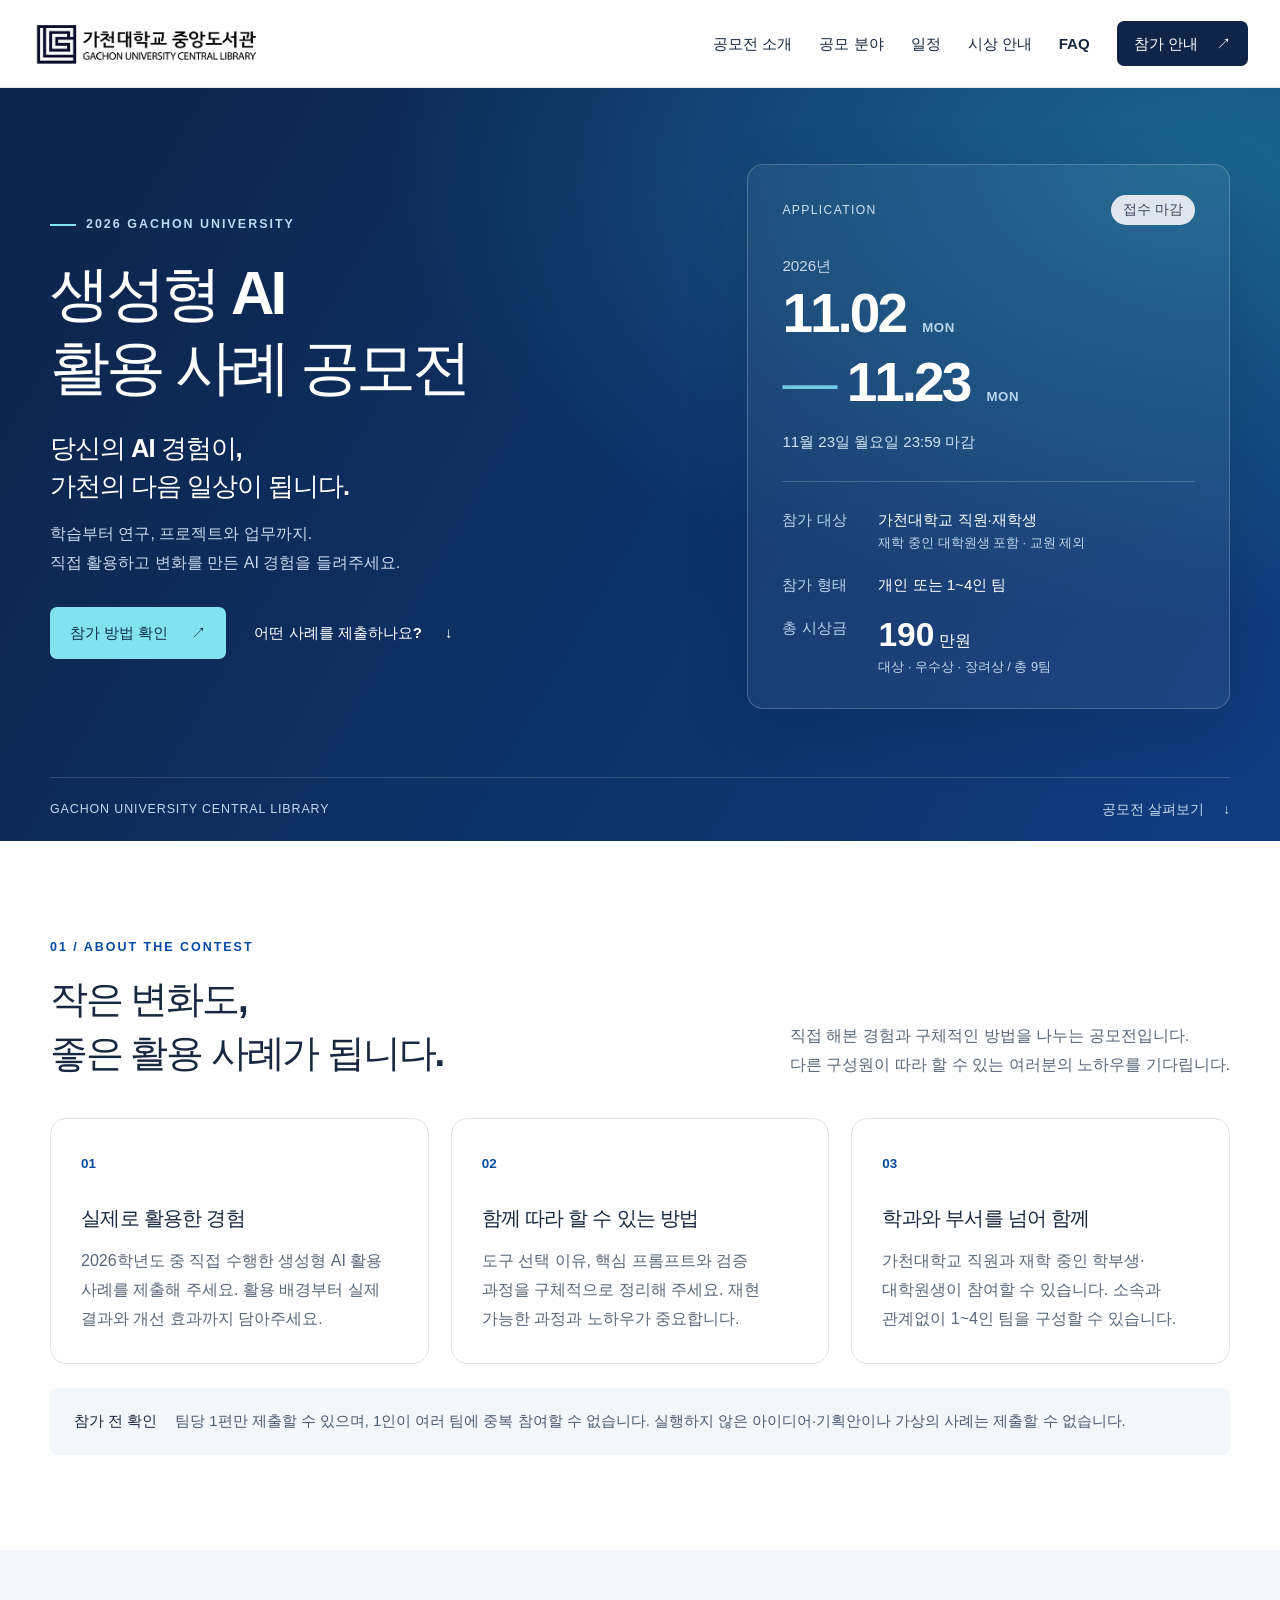
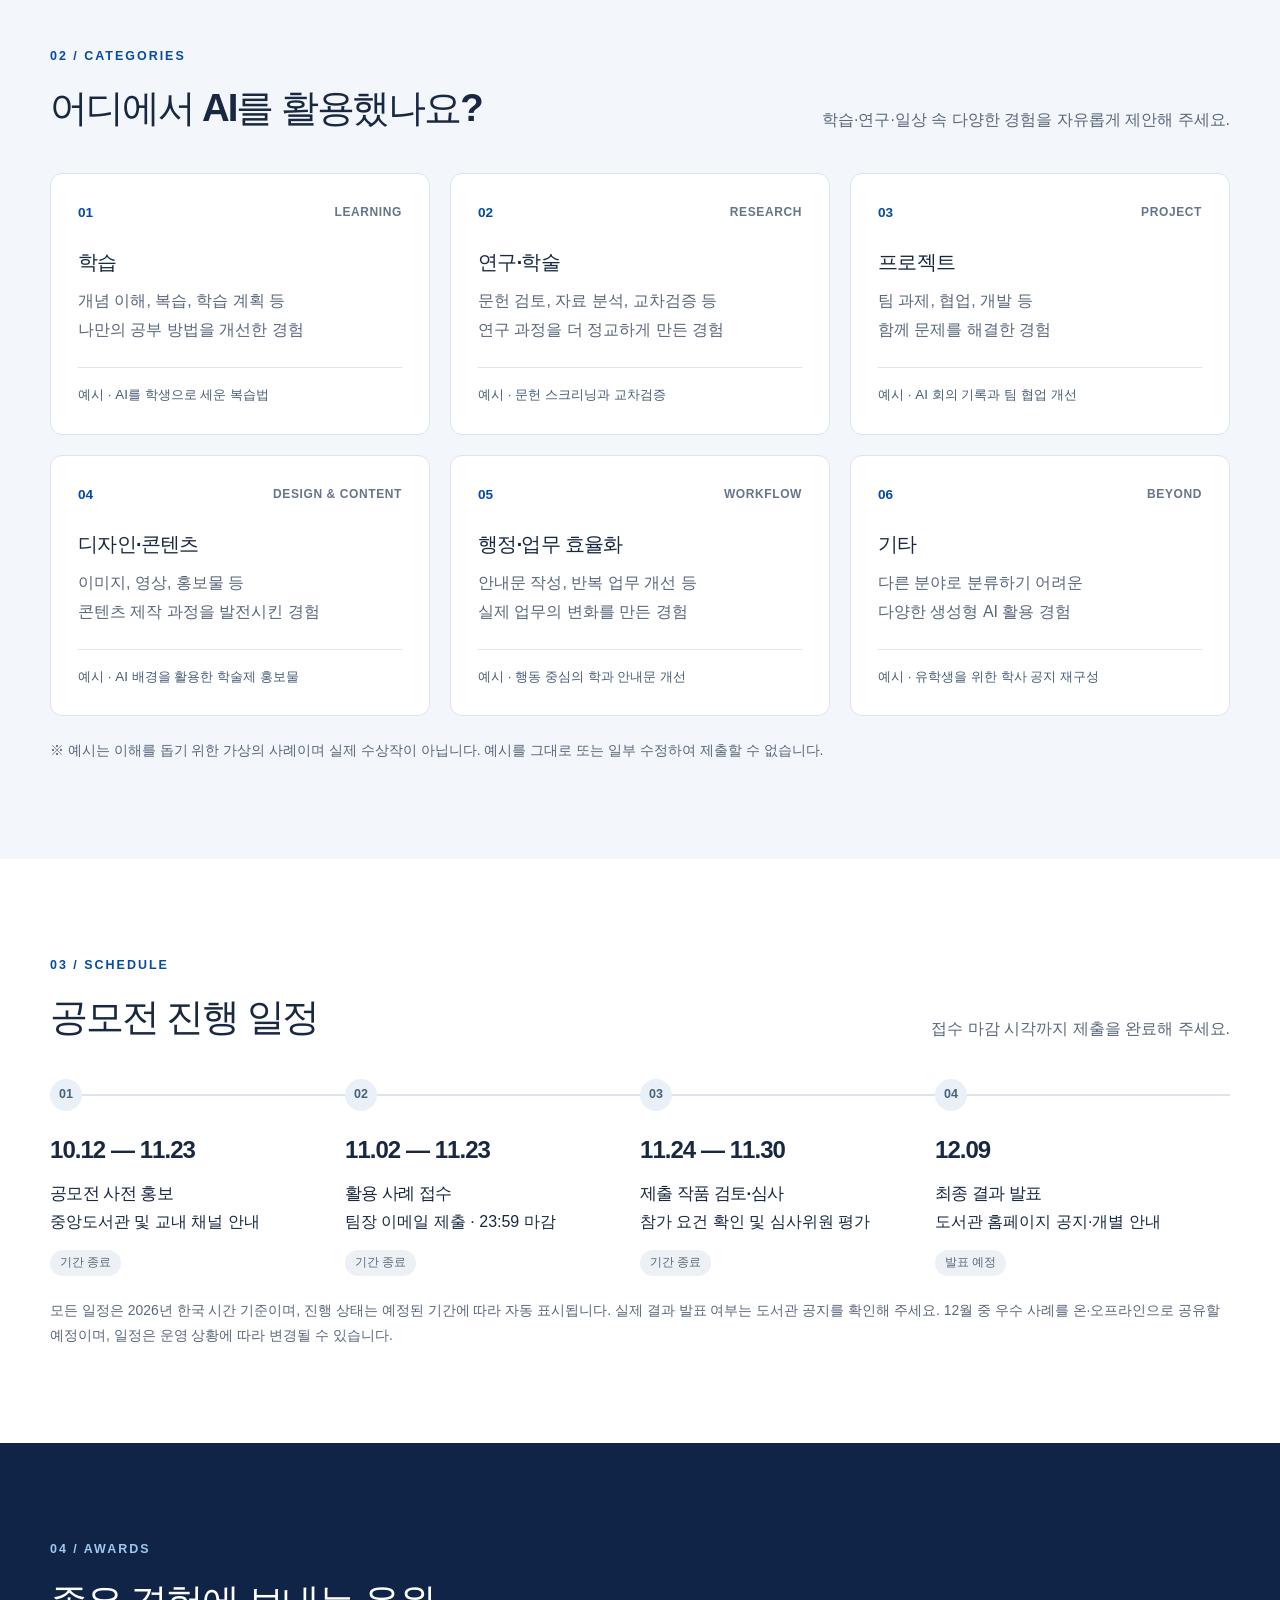
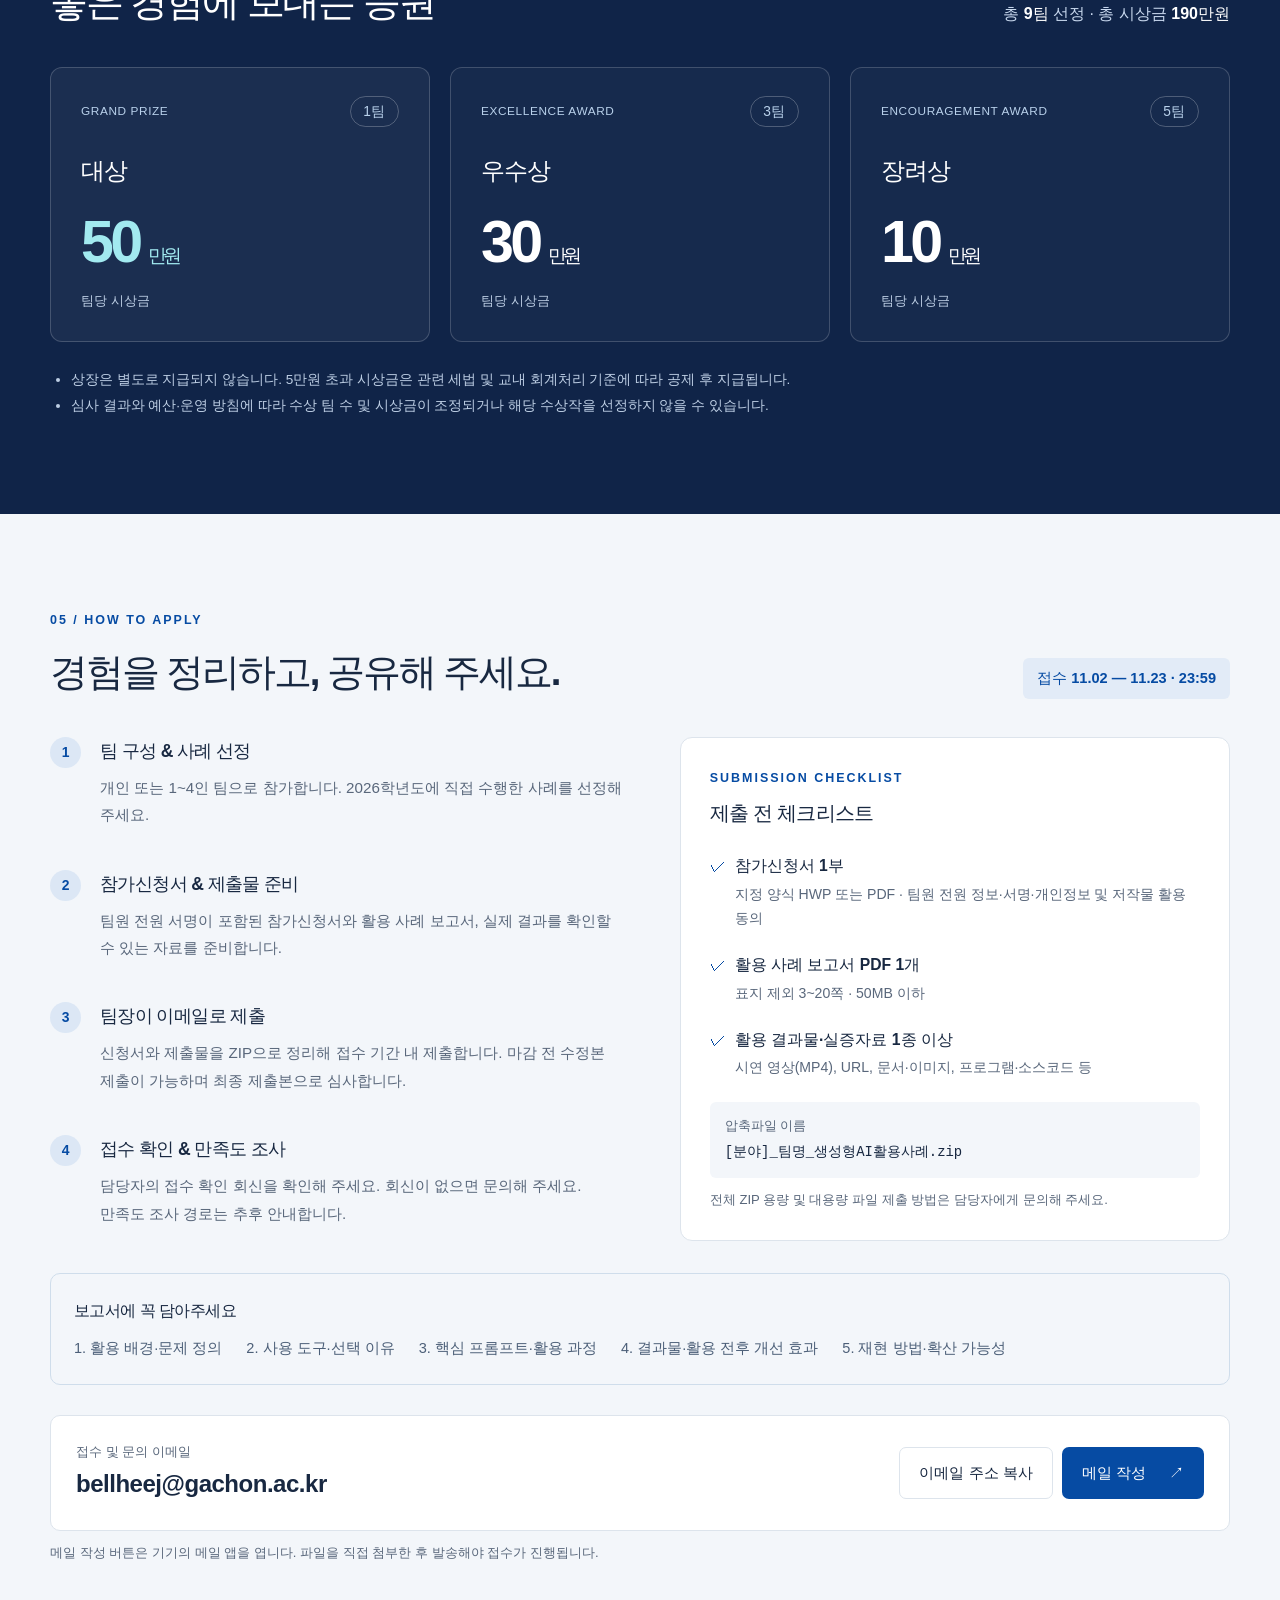
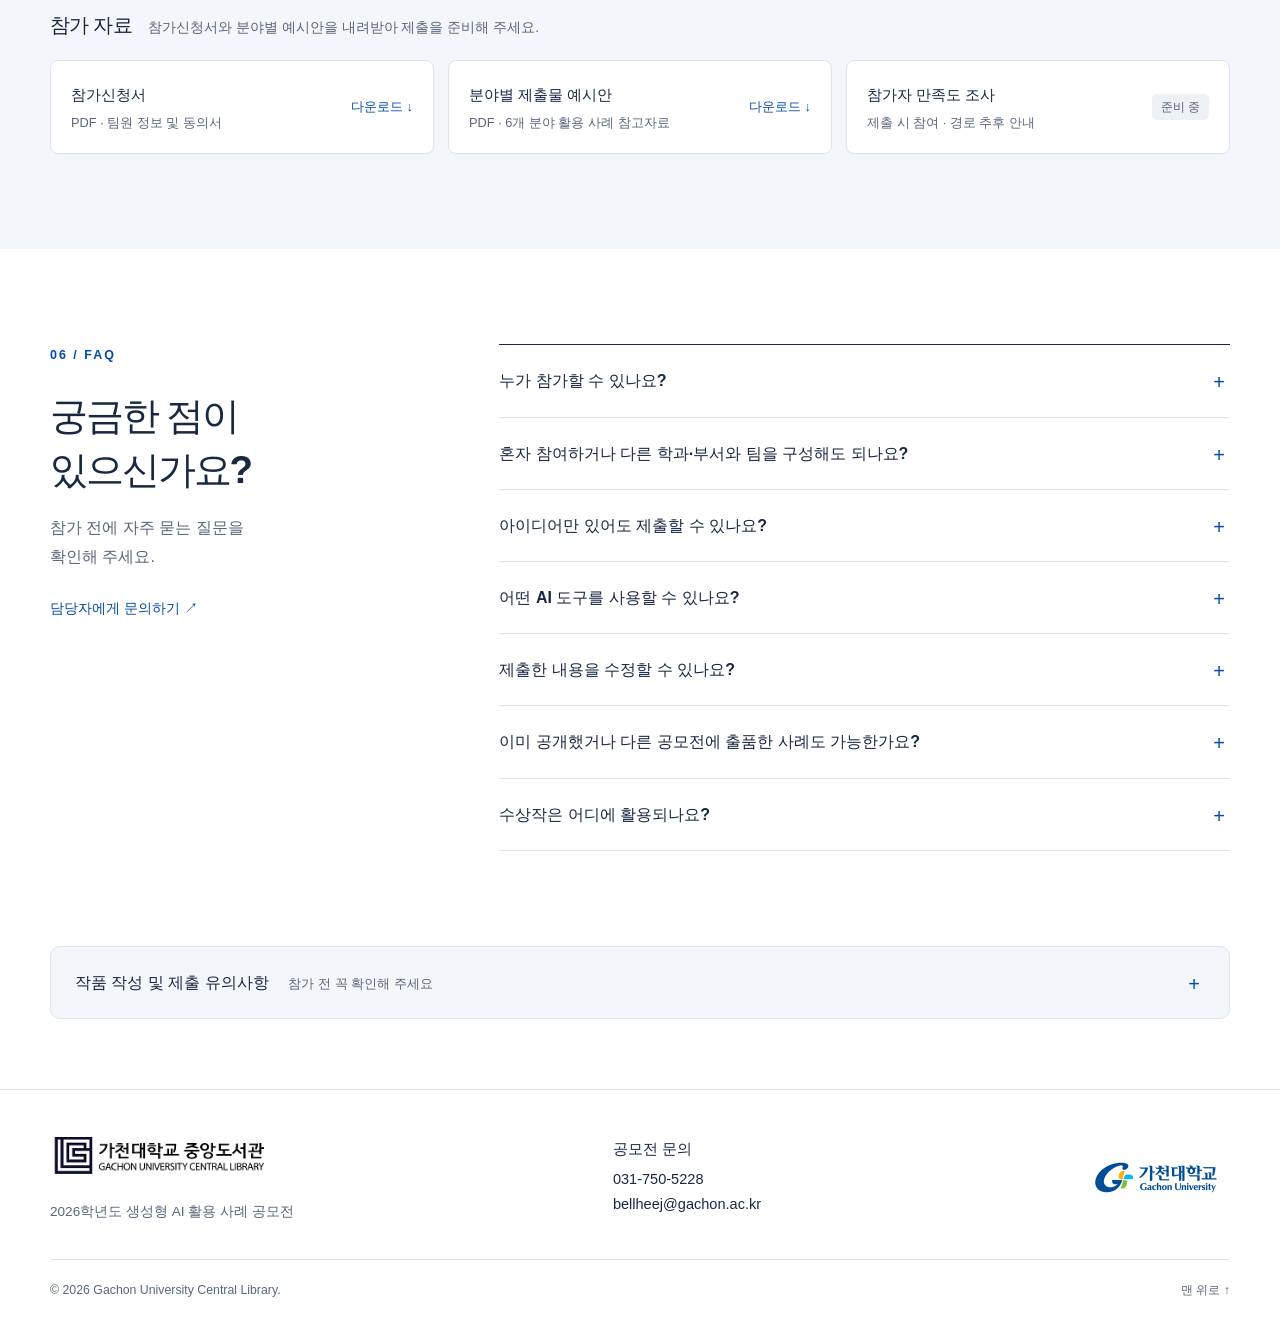
<file: index.html>
<!doctype html>
<html lang="ko">
<head>
  <meta charset="utf-8">
  <!-- Google Analytics: production site only; reports require account access. -->
  <script>
    (function () {
      if (window.location.hostname !== 'ailib-gachon.github.io' ||
          !/^\/contest(?:\/|$)/.test(window.location.pathname)) return;
      window.dataLayer = window.dataLayer || [];
      window.gtag = function () { window.dataLayer.push(arguments); };
      window.gtag('js', new Date());
      window.gtag('config', 'G-Z1DNCZEJEH', {
        allow_google_signals: false,
        allow_ad_personalization_signals: false
      });
      var tag = document.createElement('script');
      tag.async = true;
      tag.src = 'https://www.googletagmanager.com/gtag/js?id=G-Z1DNCZEJEH';
      document.head.appendChild(tag);
    }());
  </script>

  <meta name="viewport" content="width=device-width, initial-scale=1">
  <meta name="theme-color" content="#103e8c">
  <meta name="description" content="2026학년도 가천대학교 생성형 AI 활용 사례 공모전. 학습·연구·업무에서 직접 경험한 AI 활용 사례를 공유해 주세요. 11월 2일부터 11월 23일까지 이메일 접수.">
  <title>2026 가천대학교 생성형 AI 활용 사례 공모전</title>
  <link rel="stylesheet" href="./styles.css?v=20261006-schedule">
  <script src="./script.js?v=20260908-schedule" defer></script>
</head>
<body>
<a class="skip-link" href="#main">본문 바로가기</a>
<header class="header">
  <div class="header-inner">
    <a class="brand" href="#main" aria-label="가천대학교 중앙도서관 공모전 홈"><img src="./assets/library-logo.png" alt="가천대학교 중앙도서관" width="255" height="57"></a>
    <button class="menu-toggle" type="button" aria-expanded="false" aria-controls="navigation" hidden>메뉴 <span aria-hidden="true">☰</span></button>
    <nav id="navigation" aria-label="주 메뉴">
      <a href="#overview">공모전 소개</a><a href="#categories">공모 분야</a><a href="#schedule">일정</a><a href="#awards">시상 안내</a><a href="#faq">FAQ</a><a class="nav-apply" href="#apply">참가 안내 <span aria-hidden="true">↗</span></a>
    </nav>
  </div>
</header>
<main id="main">
  <section class="hero" aria-labelledby="hero-title">
    <div class="wrap hero-inner">
      <div class="hero-copy">
        <div class="eyebrow"><span class="tiny-line"></span>2026 GACHON UNIVERSITY</div>
        
        <h1 id="hero-title">생성형 AI<br>활용 사례 공모전</h1>
        <p class="hero-tagline">당신의 AI 경험이,<br>가천의 다음 일상이 됩니다.</p>
        <p class="hero-description">학습부터 연구, 프로젝트와 업무까지.<br>직접 활용하고 변화를 만든 AI 경험을 들려주세요.</p>
        <div class="hero-actions"><a class="button primary" href="#apply">참가 방법 확인 <span aria-hidden="true">↗</span></a><a class="button hero-secondary" href="#categories">어떤 사례를 제출하나요? <span aria-hidden="true">↓</span></a></div>
      </div>
      <aside class="hero-panel" aria-label="접수 안내 요약">
        <div class="panel-top"><span>APPLICATION</span><span class="status" data-contest-status>접수 예정</span></div>
        <p class="date-year">2026년</p>
        <p class="hero-date">11.02 <span>MON</span><br><span class="date-dash">—</span> 11.23 <span>MON</span></p>
        <p class="deadline">11월 23일 월요일 23:59 마감</p>
        <div class="panel-rule"></div>
        <dl class="hero-facts"><div><dt>참가 대상</dt><dd>가천대학교 직원·재학생<br><small>재학 중인 대학원생 포함 · 교원 제외</small></dd></div><div><dt>참가 형태</dt><dd>개인 또는 1~4인 팀</dd></div><div><dt>총 시상금</dt><dd><strong>190<span>만원</span></strong><small>대상 · 우수상 · 장려상 / 총 9팀</small></dd></div></dl>
      </aside>
    </div>
    <div class="hero-bottom wrap"><span>GACHON UNIVERSITY CENTRAL LIBRARY</span><a href="#overview">공모전 살펴보기 <span aria-hidden="true">↓</span></a></div>
  </section>

  <section class="section wrap" id="overview" aria-labelledby="overview-title">
    <div class="section-heading"><div><p class="eyebrow blue">01 / ABOUT THE CONTEST</p><h2 id="overview-title">작은 변화도,<br>좋은 활용 사례가 됩니다.</h2></div><p>직접 해본 경험과 구체적인 방법을 나누는 공모전입니다.<br>다른 구성원이 따라 할 수 있는 여러분의 노하우를 기다립니다.</p></div>
    <div class="overview-grid"><article class="info-card"><span class="card-number">01</span><h3>실제로 활용한 경험</h3><p>2026학년도 중 직접 수행한 생성형 AI 활용 사례를 제출해 주세요. 활용 배경부터 실제 결과와 개선 효과까지 담아주세요.</p></article><article class="info-card"><span class="card-number">02</span><h3>함께 따라 할 수 있는 방법</h3><p>도구 선택 이유, 핵심 프롬프트와 검증 과정을 구체적으로 정리해 주세요. 재현 가능한 과정과 노하우가 중요합니다.</p></article><article class="info-card"><span class="card-number">03</span><h3>학과와 부서를 넘어 함께</h3><p>가천대학교 직원과 재학 중인 학부생·대학원생이 참여할 수 있습니다. 소속과 관계없이 1~4인 팀을 구성할 수 있습니다.</p></article></div>
    <p class="notice"><strong>참가 전 확인</strong> 팀당 1편만 제출할 수 있으며, 1인이 여러 팀에 중복 참여할 수 없습니다. 실행하지 않은 아이디어·기획안이나 가상의 사례는 제출할 수 없습니다.</p>
  </section>

  <section class="section tint" id="categories" aria-labelledby="categories-title"><div class="wrap">
    <div class="section-heading"><div><p class="eyebrow blue">02 / CATEGORIES</p><h2 id="categories-title">어디에서 AI를 활용했나요?</h2></div><p>학습·연구·일상 속 다양한 경험을 자유롭게 제안해 주세요.</p></div>
    <div class="category-grid">
      <article class="category"><div class="category-top"><span>01</span><span class="category-label">LEARNING</span></div><h3>학습</h3><p>개념 이해, 복습, 학습 계획 등<br>나만의 공부 방법을 개선한 경험</p><div class="example">예시 · AI를 학생으로 세운 복습법</div></article>
      <article class="category"><div class="category-top"><span>02</span><span class="category-label">RESEARCH</span></div><h3>연구·학술</h3><p>문헌 검토, 자료 분석, 교차검증 등<br>연구 과정을 더 정교하게 만든 경험</p><div class="example">예시 · 문헌 스크리닝과 교차검증</div></article>
      <article class="category"><div class="category-top"><span>03</span><span class="category-label">PROJECT</span></div><h3>프로젝트</h3><p>팀 과제, 협업, 개발 등<br>함께 문제를 해결한 경험</p><div class="example">예시 · AI 회의 기록과 팀 협업 개선</div></article>
      <article class="category"><div class="category-top"><span>04</span><span class="category-label">DESIGN & CONTENT</span></div><h3>디자인·콘텐츠</h3><p>이미지, 영상, 홍보물 등<br>콘텐츠 제작 과정을 발전시킨 경험</p><div class="example">예시 · AI 배경을 활용한 학술제 홍보물</div></article>
      <article class="category"><div class="category-top"><span>05</span><span class="category-label">WORKFLOW</span></div><h3>행정·업무 효율화</h3><p>안내문 작성, 반복 업무 개선 등<br>실제 업무의 변화를 만든 경험</p><div class="example">예시 · 행동 중심의 학과 안내문 개선</div></article>
      <article class="category"><div class="category-top"><span>06</span><span class="category-label">BEYOND</span></div><h3>기타</h3><p>다른 분야로 분류하기 어려운<br>다양한 생성형 AI 활용 경험</p><div class="example">예시 · 유학생을 위한 학사 공지 재구성</div></article>
    </div><p class="footnote">※ 예시는 이해를 돕기 위한 가상의 사례이며 실제 수상작이 아닙니다. 예시를 그대로 또는 일부 수정하여 제출할 수 없습니다.</p>
  </div></section>

  <section class="section wrap" id="schedule" aria-labelledby="schedule-title">
    <div class="section-heading"><div><p class="eyebrow blue">03 / SCHEDULE</p><h2 id="schedule-title">공모전 진행 일정</h2></div><p>접수 마감 시각까지 제출을 완료해 주세요.</p></div>
    <ol class="timeline"><li data-start="2026-10-12T00:00:00+09:00" data-end="2026-11-24T00:00:00+09:00"><span class="timeline-index">01</span><p class="timeline-date">10.12 — 11.23</p><h3>공모전 사전 홍보</h3><p>중앙도서관 및 교내 채널 안내</p><span class="schedule-status" hidden></span></li><li data-start="2026-11-02T00:00:00+09:00" data-end="2026-11-24T00:00:00+09:00"><span class="timeline-index">02</span><p class="timeline-date">11.02 — 11.23</p><h3>활용 사례 접수</h3><p>팀장 이메일 제출 · 23:59 마감</p><span class="schedule-status" hidden></span></li><li data-start="2026-11-24T00:00:00+09:00" data-end="2026-12-01T00:00:00+09:00"><span class="timeline-index">03</span><p class="timeline-date">11.24 — 11.30</p><h3>제출 작품 검토·심사</h3><p>참가 요건 확인 및 심사위원 평가</p><span class="schedule-status" hidden></span></li><li data-start="2026-12-09T00:00:00+09:00" data-end="2026-12-10T00:00:00+09:00" data-announcement="true"><span class="timeline-index">04</span><p class="timeline-date">12.09</p><h3>최종 결과 발표</h3><p>도서관 홈페이지 공지·개별 안내</p><span class="schedule-status" hidden></span></li></ol>
    <p class="footnote">모든 일정은 2026년 한국 시간 기준이며, 진행 상태는 예정된 기간에 따라 자동 표시됩니다. 실제 결과 발표 여부는 도서관 공지를 확인해 주세요. 12월 중 우수 사례를 온·오프라인으로 공유할 예정이며, 일정은 운영 상황에 따라 변경될 수 있습니다.</p>
  </section>

  <section class="section awards-section" id="awards" aria-labelledby="awards-title"><div class="wrap">
    <div class="section-heading"><div><p class="eyebrow">04 / AWARDS</p><h2 id="awards-title">좋은 경험에 보내는 응원</h2></div><p>총 <strong>9팀</strong> 선정 · 총 시상금 <strong>190만원</strong></p></div>
    <div class="award-grid"><article class="award first"><div class="award-top"><span>GRAND PRIZE</span><span class="award-count">1팀</span></div><h3>대상</h3><p class="prize">50<span>만원</span></p><p>팀당 시상금</p></article><article class="award"><div class="award-top"><span>EXCELLENCE AWARD</span><span class="award-count">3팀</span></div><h3>우수상</h3><p class="prize">30<span>만원</span></p><p>팀당 시상금</p></article><article class="award"><div class="award-top"><span>ENCOURAGEMENT AWARD</span><span class="award-count">5팀</span></div><h3>장려상</h3><p class="prize">10<span>만원</span></p><p>팀당 시상금</p></article></div>
    <ul class="award-notes"><li>상장은 별도로 지급되지 않습니다. 5만원 초과 시상금은 관련 세법 및 교내 회계처리 기준에 따라 공제 후 지급됩니다.</li><li>심사 결과와 예산·운영 방침에 따라 수상 팀 수 및 시상금이 조정되거나 해당 수상작을 선정하지 않을 수 있습니다.</li></ul>
  </div></section>

<section class="section tint" id="apply" aria-labelledby="apply-title"><div class="wrap">
    <div class="section-heading"><div><p class="eyebrow blue">05 / HOW TO APPLY</p><h2 id="apply-title">경험을 정리하고, 공유해 주세요.</h2></div><span class="period-label">접수 11.02 — 11.23 · 23:59</span></div>
    <div class="apply-grid"><div class="steps"><article><span>1</span><div><h3>팀 구성 & 사례 선정</h3><p>개인 또는 1~4인 팀으로 참가합니다. 2026학년도에 직접 수행한 사례를 선정해 주세요.</p></div></article><article><span>2</span><div><h3>참가신청서 & 제출물 준비</h3><p>팀원 전원 서명이 포함된 참가신청서와 활용 사례 보고서, 실제 결과를 확인할 수 있는 자료를 준비합니다.</p></div></article><article><span>3</span><div><h3>팀장이 이메일로 제출</h3><p>신청서와 제출물을 ZIP으로 정리해 접수 기간 내 제출합니다. 마감 전 수정본 제출이 가능하며 최종 제출본으로 심사합니다.</p></div></article><article><span>4</span><div><h3>접수 확인 & 만족도 조사</h3><p>담당자의 접수 확인 회신을 확인해 주세요. 회신이 없으면 문의해 주세요. 만족도 조사 경로는 추후 안내합니다.</p></div></article></div>
    <aside class="submission-card"><p class="eyebrow blue">SUBMISSION CHECKLIST</p><h3>제출 전 체크리스트</h3><ul class="checklist"><li><strong>참가신청서 1부</strong><span>지정 양식 HWP 또는 PDF · 팀원 전원 정보·서명·개인정보 및 저작물 활용 동의</span></li><li><strong>활용 사례 보고서 PDF 1개</strong><span>표지 제외 3~20쪽 · 50MB 이하</span></li><li><strong>활용 결과물·실증자료 1종 이상</strong><span>시연 영상(MP4), URL, 문서·이미지, 프로그램·소스코드 등</span></li></ul><div class="file-name"><span>압축파일 이름</span><code>[분야]_팀명_생성형AI활용사례.zip</code></div><p class="small-note">전체 ZIP 용량 및 대용량 파일 제출 방법은 담당자에게 문의해 주세요.</p></aside></div>
    <div class="report-contents"><h3>보고서에 꼭 담아주세요</h3><ol><li>활용 배경·문제 정의</li><li>사용 도구·선택 이유</li><li>핵심 프롬프트·활용 과정</li><li>결과물·활용 전후 개선 효과</li><li>재현 방법·확산 가능성</li></ol></div>
    <div class="email-banner"><div><span>접수 및 문의 이메일</span><a href="mailto:bellheej@gachon.ac.kr">bellheej@gachon.ac.kr</a></div><div class="email-actions"><button type="button" class="button copy-button" id="copy-email" hidden>이메일 주소 복사</button><a class="button blue-button" href="mailto:bellheej@gachon.ac.kr?subject=2026%20%EC%83%9D%EC%84%B1%ED%98%95%20AI%20%ED%99%9C%EC%9A%A9%20%EC%82%AC%EB%A1%80%20%EA%B3%B5%EB%AA%A8%EC%A0%84%20%EC%A0%9C%EC%B6%9C">메일 작성 <span aria-hidden="true">↗</span></a></div></div><p class="small-note">메일 작성 버튼은 기기의 메일 앱을 엽니다. 파일을 직접 첨부한 후 발송해야 접수가 진행됩니다.</p><p id="copy-status" class="copy-status" role="status" aria-live="polite"></p>
    <div class="downloads-heading"><h3>참가 자료</h3><p>참가신청서와 분야별 예시안을 내려받아 제출을 준비해 주세요.</p></div><div class="download-grid"><a class="download-card" href="./downloads/application-form.pdf" download="참가신청서_양식.pdf"><span><strong>참가신청서</strong><small>PDF · 팀원 정보 및 동의서</small></span><span class="download-label">다운로드 ↓</span></a><a class="download-card" href="./downloads/case-examples.pdf" download="예시안_전체_6개분야.pdf"><span><strong>분야별 제출물 예시안</strong><small>PDF · 6개 분야 활용 사례 참고자료</small></span><span class="download-label">다운로드 ↓</span></a><div class="download-card"><span><strong>참가자 만족도 조사</strong><small>제출 시 참여 · 경로 추후 안내</small></span><span class="pending">준비 중</span></div></div>
  </div></section>

  <section class="section wrap faq-section" id="faq" aria-labelledby="faq-title"><div><p class="eyebrow blue">06 / FAQ</p><h2 id="faq-title">궁금한 점이<br>있으신가요?</h2><p class="faq-intro">참가 전에 자주 묻는 질문을<br>확인해 주세요.</p><a class="text-link" href="#contact">담당자에게 문의하기 ↗</a></div><div class="faq-list">
    <details><summary>누가 참가할 수 있나요?</summary><p>가천대학교 직원 및 재학 중인 학부생·대학원생이 참가할 수 있습니다. 교원은 제외됩니다. 접수 마감일 기준 참가 자격을 충족해야 합니다.</p></details>
    <details><summary>혼자 참여하거나 다른 학과·부서와 팀을 구성해도 되나요?</summary><p>네. 개인 또는 1~4인 팀으로 참여할 수 있으며 학과·부서와 관계없이 혼합 구성이 가능합니다. 팀당 1편만 제출할 수 있고, 1인이 2개 이상의 팀에 중복 참여할 수 없습니다.</p></details>
    <details><summary>아이디어만 있어도 제출할 수 있나요?</summary><p>2026학년도 중 실제로 수행해 결과가 확인된 활용 사례를 제출해야 합니다. 실행하지 않은 아이디어·기획안이나 가상의 사례는 제출할 수 없습니다. 직접 수행한 수업 과제나 업무 산출물을 사례로 정리하는 것은 가능합니다.</p></details>
    <details><summary>어떤 AI 도구를 사용할 수 있나요?</summary><p>사용 도구의 종류와 유료·무료 여부는 심사에 영향을 주지 않습니다. 도구를 선택한 이유와 프롬프트 설계, 결과물을 직접 비교·검증·수정한 과정을 구체적으로 정리해 주세요.</p></details>
    <details><summary>제출한 내용을 수정할 수 있나요?</summary><p>접수 마감인 2026년 11월 23일 23:59 이내에 수정본을 제출할 수 있습니다. 최종 제출본을 기준으로 심사하며, 마감 이후 도착분은 심사 대상에서 제외합니다.</p></details>
    <details><summary>이미 공개했거나 다른 공모전에 출품한 사례도 가능한가요?</summary><p>다른 공모전에서 수상한 사례, 기존에 공개·발표한 사례 및 타인의 제출물을 일부 수정한 사례는 제출할 수 없습니다. 직접 수행한 수업 과제나 업무 산출물은 제출 가능하나 공개·출품 이력이 있는 경우 담당자에게 문의해 주세요.</p></details>
    <details><summary>수상작은 어디에 활용되나요?</summary><p>제출물의 저작권은 참가자에게 있습니다. 수상작 및 별도 동의를 받은 제출물은 중앙도서관 홈페이지·SNS, 사례집, 교육 자료, 결과보고서, 공모전 홍보와 온·오프라인 공유에 활용할 수 있습니다.</p></details>
  </div></section>

  <section class="wrap guidelines" aria-labelledby="guidelines-title"><details><summary id="guidelines-title">작품 작성 및 제출 유의사항 <span>참가 전 꼭 확인해 주세요</span></summary><div class="guidelines-body"><ul><li>참가자·팀이 직접 수행한 실제 사례를 제출해야 하며 팀원 전원이 수행 또는 제출물 작성에 실질적으로 참여해야 합니다.</li><li>타인의 사례나 저작물을 무단으로 사용해서는 안 됩니다. 표절·대리 작성·허위 사례 및 허위 활용 과정은 심사 제외 또는 수상 취소·시상금 환수 사유가 됩니다.</li><li>화면 캡처의 성명·학번·사번·연락처·이메일 등 개인정보는 가림 처리해야 합니다. 식별 가능한 타인의 사진·개인정보는 사전 동의가 필요합니다.</li><li>행정·업무 사례에는 대외 공개가 제한되는 내부 자료나 미공개 정보를 포함하지 마세요. 필요한 경우 소속 부서의 사전 확인을 받아 주세요.</li><li>이미지·데이터·문서·상표·로고 등 제3자의 권리를 침해하지 않아야 합니다. 사용한 AI 서비스의 이용약관과 결과물 활용 조건을 확인해 주세요.</li><li>담당자가 원본 자료·프롬프트 이력·생성 및 수정 과정 등 추가 증빙자료를 요청할 수 있습니다. 정당한 사유 없이 협조하지 않는 경우 심사에서 제외될 수 있습니다.</li><li>제출 파일이 정상적으로 열리는지 확인해 주세요. 외부 URL은 심사 기간 동안 접근 가능해야 하며, 로그인이 필요한 경우 접근 방법을 함께 안내해 주세요.</li><li>신청서의 필수 정보·동의 서명, 보고서 분량·형식 및 필수 내용 누락은 심사 제외 사유가 될 수 있습니다. 단순 오탈자는 심사 제외 사유가 아닙니다.</li><li>비속어·혐오·차별·선정적 표현 등 공개하기 부적절한 내용은 심사에서 제외될 수 있습니다.</li></ul><p>동점 시 AI 활용의 적절성 → 문제해결 효과성 → 재현성·확산성 → 창의성·독창성 순으로 비교합니다. 모두 같으면 더 높은 총점을 부여한 심사위원 수로 판단하며, 이후에도 동일하면 공동 수상으로 처리하고 필요한 경우 하위 수상 팀 수를 조정합니다.</p></div></details></section>
</main>
<footer id="contact"><div class="wrap footer-main"><div><img src="./assets/library-logo.png" alt="가천대학교 중앙도서관" width="255" height="57"><p>2026학년도 생성형 AI 활용 사례 공모전</p></div><div class="contact-info"><h2>공모전 문의</h2><a href="tel:0317505228">031-750-5228</a><a href="mailto:bellheej@gachon.ac.kr">bellheej@gachon.ac.kr</a></div><img class="university-logo" src="./assets/university-logo.jpg" alt="가천대학교" width="150" height="55"></div><div class="wrap footer-bottom"><span>© 2026 Gachon University Central Library.</span><a href="#main">맨 위로 ↑</a></div></footer>
</body>
</html>
</file>
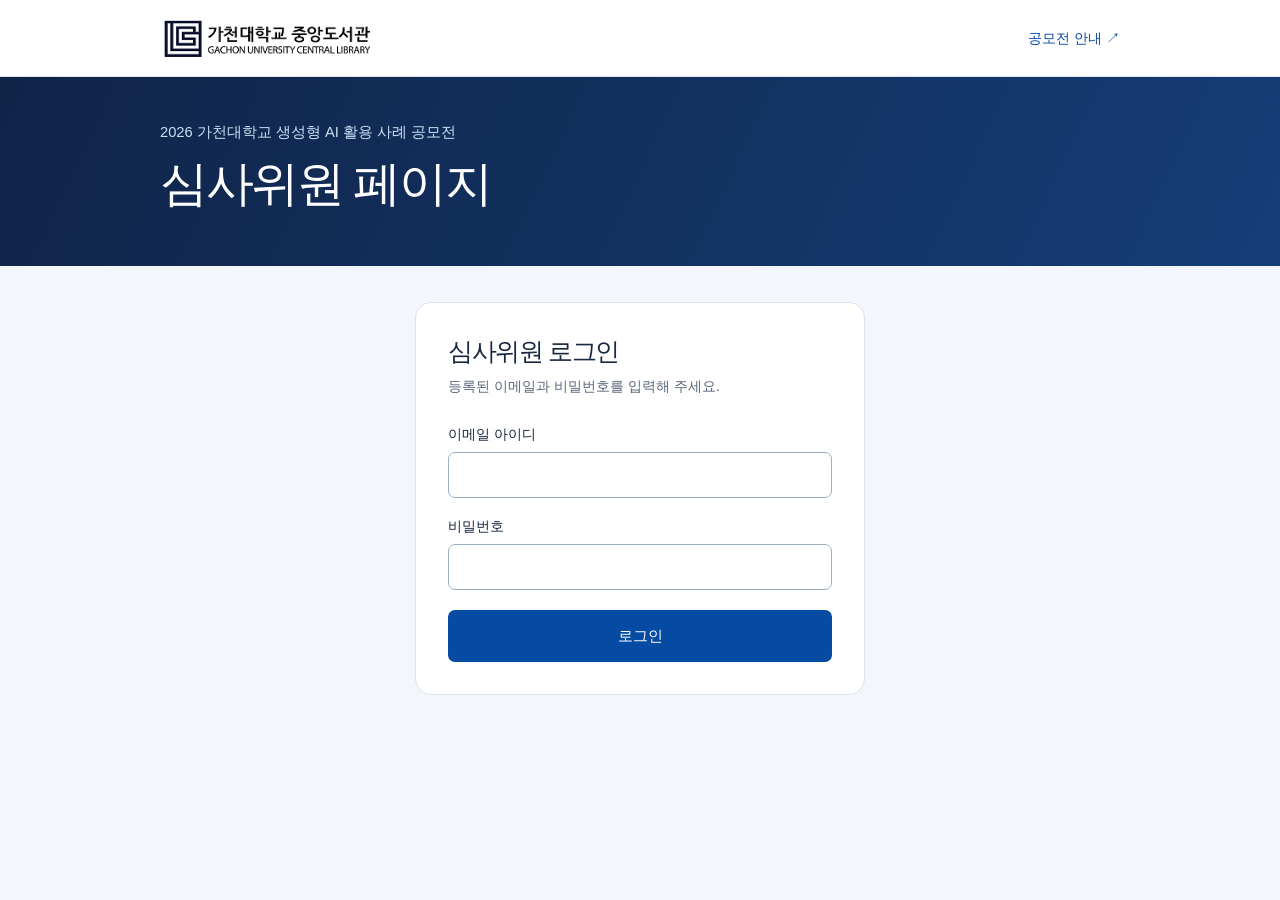
<file: admin/index.html>
<!doctype html>
<html lang="ko">
<head>
  <meta charset="utf-8">
  <meta name="viewport" content="width=device-width, initial-scale=1">
  <meta name="robots" content="noindex, nofollow">
  <meta name="referrer" content="no-referrer">
  <meta http-equiv="Content-Security-Policy" content="default-src 'none'; script-src 'self'; style-src 'self'; img-src 'self'; connect-src https://*.supabase.co; frame-src https://drive.google.com; media-src blob:; base-uri 'none'; form-action 'none'">
  <title>심사위원 페이지 | 가천대학교 생성형 AI 활용 사례 공모전</title>
  <link rel="stylesheet" href="../styles.css">
  <link rel="stylesheet" href="./admin.css">
  <link rel="stylesheet" href="./video-player.css?v=original-playback">
  <link rel="stylesheet" href="./judge-notices.css?v=judge-notices">
  <link rel="stylesheet" href="./score-comments.css?v=score-comments">
  <script src="./config.js" defer></script>
  <script src="./api.js" defer></script>
  <script src="./video-player.js?v=original-playback" defer></script>
  <script src="./judge-notices.js?v=judge-notices" defer></script>
  <script src="./score-comments.js?v=score-comments" defer></script>
  <script src="./judge-scoring.js?v=judge-weights" defer></script>
  <script src="./admin.js?v=judge-weights" defer></script>
</head>
<body class="review">
  <a class="skip-link" href="#main">본문 바로가기</a>
  <header class="review-header">
    <div class="review-shell review-header-inner">
      <a class="brand" href="../">
        <img src="../assets/library-logo.png" alt="가천대학교 중앙도서관" width="255" height="57">
      </a>
      <a class="review-home" href="../">공모전 안내 <span aria-hidden="true">↗</span></a>
    </div>
  </header>
  <main id="main" tabindex="-1">
    <div class="review-hero">
      <div class="review-shell">
        <p>2026 가천대학교 생성형 AI 활용 사례 공모전</p>
        <h1>심사위원 페이지</h1>
      </div>
    </div>
    <div class="review-shell review-content">
      <section id="login-panel" class="review-card login-card" aria-labelledby="login-title">
        <h2 id="login-title">심사위원 로그인</h2>
        <p>등록된 이메일과 비밀번호를 입력해 주세요.</p>
        <form id="login-form" method="post" aria-describedby="login-status">
          <fieldset id="login-fields" disabled>
            <label for="email">이메일 아이디</label>
            <input id="email" type="email" autocomplete="username" required>
            <label for="password">비밀번호</label>
            <input id="password" type="password" autocomplete="current-password" required>
            <button id="sign-in" class="button blue-button" type="submit">로그인</button>
          </fieldset>
        </form>
        <p id="login-status" class="review-status" role="status"></p>
        <noscript><p>로그인하려면 브라우저에서 JavaScript를 사용하도록 설정해 주세요.</p></noscript>
      </section>

      <section id="submissions" class="review-card" aria-labelledby="submissions-title" hidden>
        <div class="files-heading">
          <div>
            <h2 id="submissions-title" tabindex="-1">제출작 심사</h2>
            <p id="signed-in-as"></p>
          </div>
          <button id="sign-out" class="button review-secondary" type="button">로그아웃</button>
        </div>
        <div class="files-toolbar">
          <div class="entry-picker">
            <label for="entry-picker">심사할 팀</label>
            <select id="entry-picker" disabled></select>
          </div>
          <button id="reload" class="button review-secondary compact" type="button">새로고침</button>
        </div>
        <p id="files-status" class="review-status" role="status"></p>
        <p id="judge-profile" class="review-status"></p>
        <section id="entry-panel" class="entry-panel" aria-labelledby="entry-title" hidden>
          <div class="entry-heading">
            <div>
              <h3 id="entry-title"></h3>
              <p id="entry-team"></p>
            </div>
            <div class="file-actions">
              <a id="drive-link" class="button review-secondary compact" target="_blank" rel="noopener noreferrer">제출 파일 열기 ↗</a>
              <a id="report-link" class="button review-secondary compact" target="_blank" rel="noopener noreferrer" hidden>보고서 PDF ↗</a>
              <div id="video-buttons" class="file-actions" hidden></div>
            </div>
          </div>
          <section id="judge-notice" class="judge-notice" aria-label="작품 참고 안내" hidden></section>
          <form id="score-form" method="post">
            <fieldset id="score-fields">
              <legend>항목별 점수</legend>
              <p class="score-note">사용한 AI 도구의 성능이나 제출물의 디자인 완성도 자체는 평가하지 않습니다.</p>
              <div id="rubrics"></div>
              <div id="score-comment-slot"></div>
              <div class="score-footer">
                <div class="score-total">
                  <label for="score-total">총점</label>
                  <output id="score-total">—</output><span> / 100점</span>
                </div>
                <button id="save-score" class="button blue-button" type="submit">점수·심사평 저장</button>
              </div>
            </fieldset>
            <p id="score-status" class="review-status" role="status"></p>
          </form>
        </section>
      </section>
    </div>
  </main>
  <dialog id="video-dialog" class="contest-video-player" aria-labelledby="video-title">
    <div class="video-heading">
      <h2 id="video-title" data-video-title>시연 영상</h2>
      <button id="close-video" data-video-close class="button review-secondary compact" type="button" autofocus>닫기</button>
    </div>
    <div class="video-actions">
      <button data-video-preview class="button review-secondary compact" type="button" aria-pressed="true">Drive 재생</button>
      <button data-video-choose class="button blue-button compact" type="button">다운로드한 원본 재생</button>
      <a id="open-video-drive" data-video-drive class="button review-secondary compact" target="_blank" rel="noopener noreferrer">Drive에서 원본 받기 ↗</a>
    </div>
    <p class="video-help">Drive에서 다운로드(↓)한 원본 파일을 선택하면 저장된 해상도로 재생합니다.</p>
    <input data-video-file type="file" accept="video/*,.mkv,.avi,.mts,.m2ts" aria-label="다운로드한 원본 영상 선택" hidden>
    <p data-video-status class="video-playback-status" role="status"></p>
    <div id="video-frame-slot" data-video-slot></div>
  </dialog>
</body>
</html>
</file>
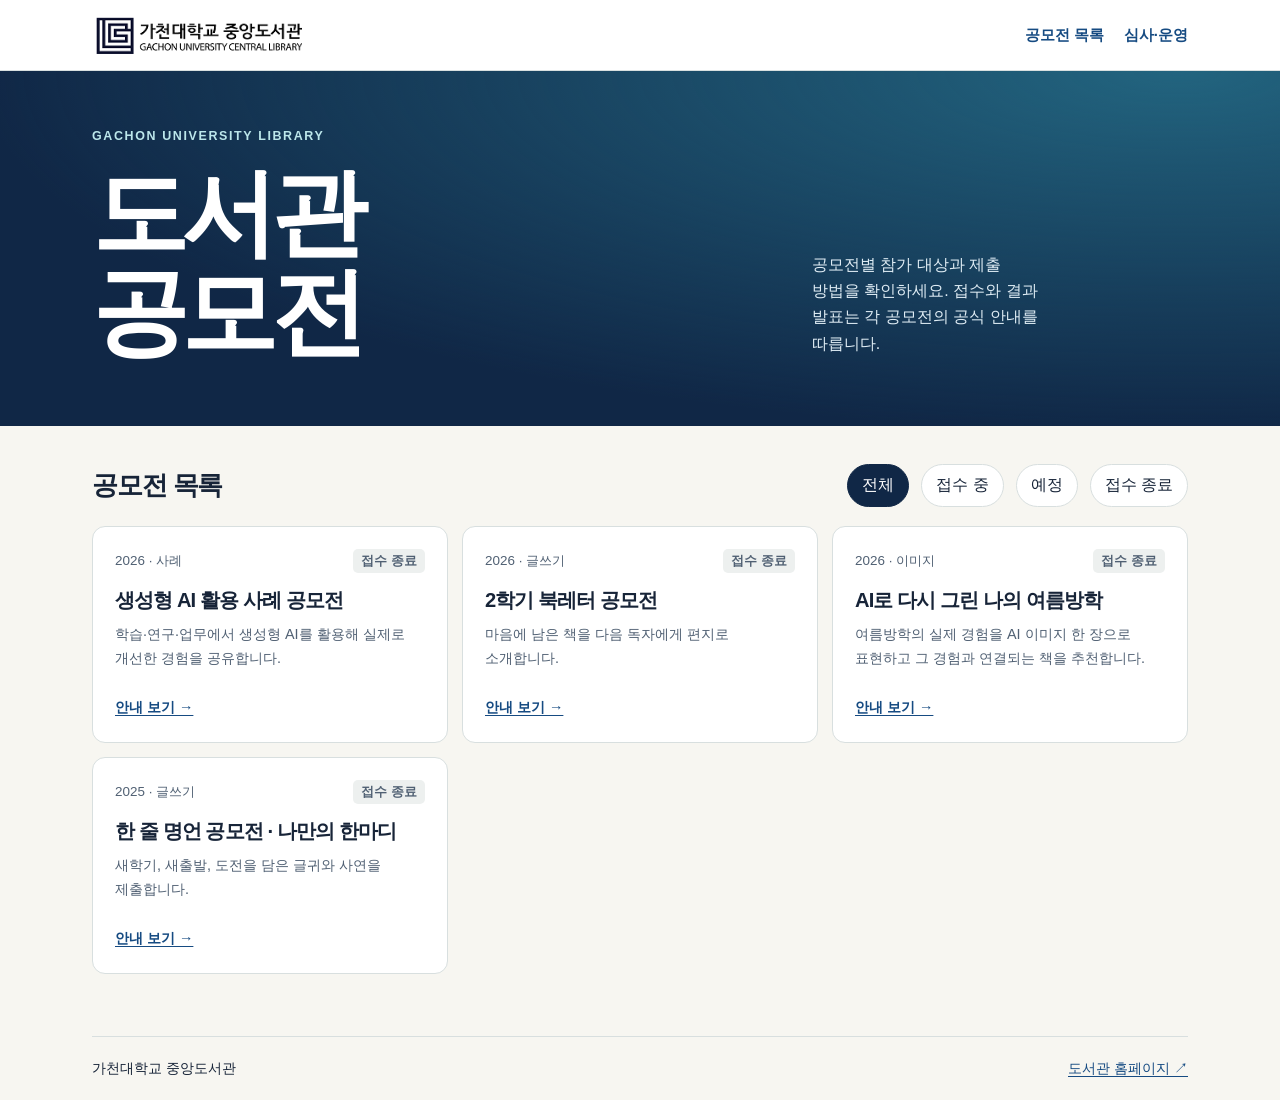
<file: contests/index.html>
<!doctype html>
<html lang="ko">
<head>
  <meta charset="utf-8">
  <meta name="viewport" content="width=device-width,initial-scale=1">
  <meta name="referrer" content="no-referrer">
  <meta name="robots" content="noindex">
  <meta http-equiv="Content-Security-Policy" content="default-src 'none'; script-src 'self'; style-src 'self'; img-src 'self'; connect-src https://*.supabase.co; frame-src https://drive.google.com; media-src blob:; base-uri 'none'; form-action 'none'">
  <title>도서관 공모전 | 가천대학교 중앙도서관</title>
  <link rel="stylesheet" href="hub.css">
  <link rel="stylesheet" href="../admin/video-player.css?v=original-playback">
  <link rel="stylesheet" href="../admin/judge-notices.css?v=judge-notices">
  <link rel="stylesheet" href="../admin/score-comments.css?v=score-comments">
  <script src="../admin/config.js" defer></script>
  <script src="../admin/api.js" defer></script>
  <script src="../admin/video-player.js?v=original-playback" defer></script>
  <script src="../admin/judge-notices.js?v=judge-notices" defer></script>
  <script src="../admin/score-comments.js?v=score-comments" defer></script>
  <script src="catalog.js" defer></script>
  <script src="hub.js?v=contest-review" defer></script>
  <script src="settings.js?v=contest-review" defer></script>
  <script src="review.js?v=score-comments" defer></script>
</head>
<body>
  <header class="top">
    <div class="wrap top-inner">
      <a href="#" aria-label="공모전 목록"><img src="../assets/library-logo.png" alt="가천대학교 중앙도서관" width="255" height="57"></a>
      <nav aria-label="주 메뉴"><a href="#list">공모전 목록</a><a href="#review">심사·운영</a></nav>
    </div>
  </header>
  <main id="main">
    <section id="home">
      <div class="hero">
        <div class="wrap hero-inner">
          <div><p class="kicker">GACHON UNIVERSITY LIBRARY</p><h1>도서관<br>공모전</h1></div>
          <p class="hero-description">공모전별 참가 대상과 제출 방법을 확인하세요. 접수와 결과 발표는 각 공모전의 공식 안내를 따릅니다.</p>
        </div>
      </div>
      <section class="wrap shelf" id="list" aria-labelledby="list-title">
        <div class="bar"><h2 id="list-title">공모전 목록</h2>
          <div id="filters" class="filters" aria-label="공모전 상태 필터">
            <button type="button" aria-pressed="true" data-filter="all">전체</button>
            <button type="button" aria-pressed="false" data-filter="open">접수 중</button>
            <button type="button" aria-pressed="false" data-filter="planned">예정</button>
            <button type="button" aria-pressed="false" data-filter="closed">접수 종료</button>
          </div>
        </div>
        <div class="cards" id="cards"></div>
        <p id="list-status" class="status" role="status"></p>
      </section>
    </section>
    <article id="detail" class="wrap secondary-page" hidden></article>
    <section id="review" class="wrap secondary-page" hidden aria-labelledby="review-title">
      <a href="#list" class="back" id="review-back">← 공모전 목록</a>
      <h1 id="review-title">심사·운영</h1>
      <p class="lede" id="review-overview" hidden><a href="#review">모든 공모전 심사·운영</a></p>
      <section class="panel" id="login-panel">
        <h2>공통 심사 화면 로그인</h2>
        <form id="login-form" method="post">
          <label>이메일 <input id="email" type="email" autocomplete="username" required></label>
          <label>비밀번호 <input id="password" type="password" autocomplete="current-password" required></label>
          <button class="button" id="login-button" type="submit" disabled>로그인</button>
        </form>
        <p id="auth-status" class="status" role="status"></p>
      </section>
      <div id="workspace" hidden>
        <div class="bar">
          <label>담당 공모전 <select id="contest-picker"></select></label>
          <div class="actions">
            <button type="button" class="button secondary" id="settings-toggle" aria-expanded="false" hidden>공모전 설정</button>
            <button type="button" class="button secondary" id="logout">로그아웃</button>
          </div>
        </div>
        <section class="panel setup-panel" id="settings-panel" aria-labelledby="settings-title" hidden>
          <h2 id="settings-title">공모전 설정</h2>
          <label>설정할 공모전 <select id="settings-picker"></select></label>
          <p class="status" id="settings-status" role="status"></p>
          <div id="settings-content"></div>
        </section>
        <p class="status" id="workspace-status" role="status"></p>
        <section id="contest-notice" class="judge-notice" aria-label="작품 참고 안내" hidden></section>
        <div id="workspace-content"></div>
        <p class="status" id="action-status" role="status"></p>
      </div>
      <div class="legacy" id="legacy-review">
        <strong>2026 생성형 AI 활용 사례 공모전</strong>
        <div class="actions"><a class="button secondary" href="../admin/index.html">심사위원 페이지</a><a class="button secondary" href="../manage/index.html">관리자 페이지</a></div>
      </div>
    </section>
    <dialog id="player" class="contest-video-player" aria-labelledby="player-title">
      <div class="video-heading">
        <h2 id="player-title" data-video-title>시연 영상</h2>
        <button data-video-close class="button secondary" type="button" autofocus>닫기</button>
      </div>
      <div class="video-actions">
        <button data-video-preview class="button secondary" type="button" aria-pressed="true">Drive 재생</button>
        <button data-video-choose class="button" type="button">다운로드한 원본 재생</button>
        <a id="player-link" data-video-drive class="button secondary" target="_blank" rel="noopener noreferrer">Drive에서 원본 받기 ↗</a>
      </div>
      <p class="video-help">Drive에서 다운로드(↓)한 원본 파일을 선택하면 저장된 해상도로 재생합니다.</p>
      <input data-video-file type="file" accept="video/*,.mkv,.avi,.mts,.m2ts" aria-label="다운로드한 원본 영상 선택" hidden>
      <p data-video-status class="video-playback-status" role="status"></p>
      <div id="frame-slot" data-video-slot></div>
    </dialog>
  </main>
  <footer class="wrap footer"><span>가천대학교 중앙도서관</span><a href="https://lib.gachon.ac.kr/">도서관 홈페이지 ↗</a></footer>
</body>
</html>
</file>
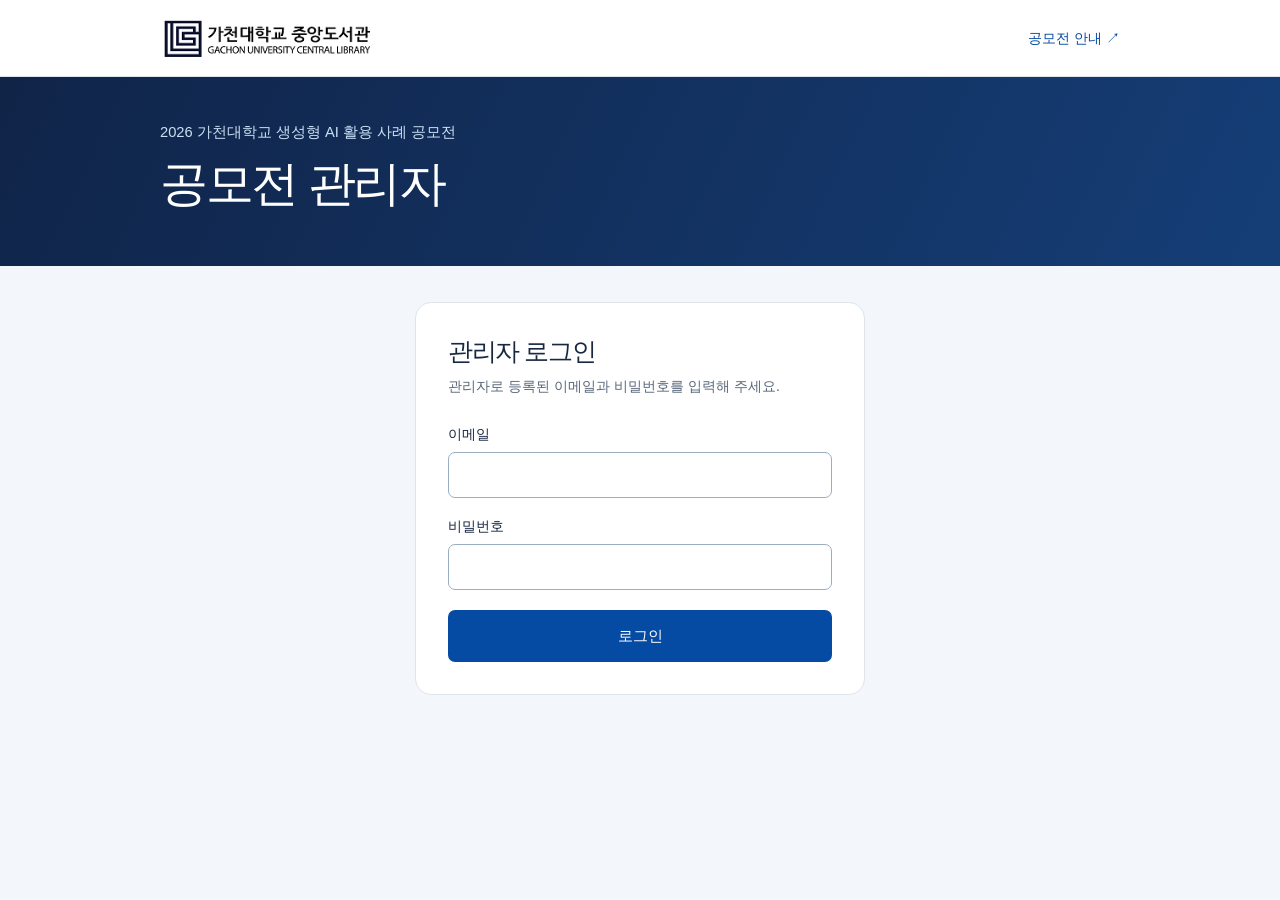
<file: manage/index.html>
<!doctype html>
<html lang="ko">
<head>
  <meta charset="utf-8">
  <meta name="viewport" content="width=device-width, initial-scale=1">
  <meta name="robots" content="noindex, nofollow">
  <meta name="referrer" content="no-referrer">
  <meta http-equiv="Content-Security-Policy" content="default-src 'none'; script-src 'self'; style-src 'self'; img-src 'self'; connect-src https://*.supabase.co; base-uri 'none'; form-action 'none'">
  <title>공모전 관리자 | 가천대학교</title>
  <link rel="stylesheet" href="../styles.css">
  <link rel="stylesheet" href="../admin/admin.css">
  <link rel="stylesheet" href="./manage.css?v=judge-weights">
  <link rel="stylesheet" href="../admin/judge-notices.css?v=judge-notices">
  <link rel="stylesheet" href="../admin/score-comments.css?v=score-comments">
  <script src="../admin/config.js" defer></script>
  <script src="../admin/api.js" defer></script>
  <script src="../admin/judge-notices.js?v=judge-notices" defer></script>
  <script src="../admin/score-comments.js?v=score-comments" defer></script>
  <script src="../admin/judge-scoring.js?v=judge-weights" defer></script>
  <script src="./manage.js?v=judge-weights" defer></script>
</head>
<body class="review">
  <a class="skip-link" href="#main">본문 바로가기</a>
  <header class="review-header">
    <div class="review-shell review-header-inner">
      <a class="brand" href="../index.html">
        <img src="../assets/library-logo.png" alt="가천대학교 중앙도서관" width="255" height="57">
      </a>
      <a class="review-home" href="../index.html">공모전 안내 ↗</a>
    </div>
  </header>
  <main id="main" tabindex="-1">
    <div class="review-hero">
      <div class="review-shell">
        <p>2026 가천대학교 생성형 AI 활용 사례 공모전</p>
        <h1>공모전 관리자</h1>
      </div>
    </div>
    <div class="review-shell review-content">
      <section id="login-panel" class="review-card login-card" aria-labelledby="login-title">
        <h2 id="login-title">관리자 로그인</h2>
        <p>관리자로 등록된 이메일과 비밀번호를 입력해 주세요.</p>
        <form id="login-form" method="post">
          <fieldset id="login-fields" disabled>
            <label for="email">이메일</label>
            <input id="email" type="email" autocomplete="username" required>
            <label for="password">비밀번호</label>
            <input id="password" type="password" autocomplete="current-password" required>
            <button id="sign-in" class="button blue-button" type="submit">로그인</button>
          </fieldset>
        </form>
        <p id="login-status" class="review-status" role="status"></p>
      </section>

      <div id="dashboard" hidden>
        <div class="manage-toolbar">
          <nav aria-label="관리 메뉴">
            <button id="entries-tab" class="button review-secondary compact" type="button" aria-controls="entries-panel" aria-pressed="true">작품 관리</button>
            <button id="rankings-tab" class="button review-secondary compact" type="button" aria-controls="rankings-panel" aria-pressed="false">최종 순위</button>
          </nav>
          <div class="manage-account">
            <span id="signed-in-as"></span>
            <button id="sign-out" class="button review-secondary compact" type="button">로그아웃</button>
          </div>
        </div>
        <section id="entries-panel" class="review-card" aria-labelledby="entries-title">
          <div class="manage-toolbar">
            <h2 id="entries-title" tabindex="-1">작품 관리</h2>
            <button id="reload-entries" class="button review-secondary compact" type="button">목록 새로고침</button>
          </div>
          <div class="manage-layout">
            <div>
              <label for="entry-select">등록 작품</label>
              <select id="entry-select"><option value="">새 작품 등록</option></select>
              <p id="entries-status" class="review-status" role="status"></p>
            </div>
            <form id="entry-form" method="post">
              <fieldset id="entry-fields">
                <legend id="entry-legend">새 작품 등록</legend>
                <label for="team-name">팀명</label>
                <input id="team-name" type="text" maxlength="150" required>
                <label for="entry-title">작품명</label>
                <input id="entry-title" type="text" maxlength="300" required>
                <label for="drive-url">제출 파일 또는 폴더 Drive 링크</label>
                <input id="drive-url" type="url" required>
                <label for="report-url">보고서 PDF Drive 링크 (선택)</label>
                <input id="report-url" type="url">
                <label for="video-urls">시연 영상 Drive 링크 (선택)</label>
                <textarea id="video-urls" rows="4" aria-describedby="video-link-help" spellcheck="false"></textarea>
                <p id="video-link-help" class="review-status">영상 파일의 공유 링크를 한 줄에 하나씩, 최대 10개 입력하세요.</p>
                <button id="save-entry" class="button blue-button" type="submit">작품 등록</button>
              </fieldset>
              <p id="save-status" class="review-status" role="status"></p>
            </form>
          </div>
          <section id="notice-editor" class="judge-notice" aria-label="작품 참고 안내 관리" hidden></section>
          <div id="entries-score-slot">
          <section id="scores-panel" class="scores-panel" aria-labelledby="scores-title" hidden>
            <div class="manage-toolbar">
              <h3 id="scores-title" tabindex="-1">심사위원별 점수</h3>
              <button id="reload-scores" class="button review-secondary compact" type="button">점수 새로고침</button>
            </div>
            <p id="scores-status" class="review-status" role="status"></p>
            <div class="manage-table">
              <table id="scores-table" hidden>
                <thead><tr><th scope="col">심사위원</th><th scope="col">창의성·독창성</th><th scope="col">AI 활용의 적절성</th><th scope="col">문제해결 효과성</th><th scope="col">재현성·확산성</th><th scope="col">원점수 총점 / 100</th><th scope="col">가중 총점 / 100</th><th scope="col">심사평</th></tr></thead>
                <tbody id="scores-body"></tbody>
              </table>
            </div>
          </section>
          </div>
        </section>
        <section id="rankings-panel" class="review-card" aria-labelledby="rankings-title" hidden>
          <div class="manage-toolbar">
            <h2 id="rankings-title" tabindex="-1">최종 순위</h2>
            <button id="reload-rankings" class="button review-secondary compact" type="button">순위 새로고침</button>
          </div>
          <p>등록된 심사위원 전원이 모든 작품을 채점하면 순위가 표시됩니다.</p>
          <p id="ranking-weight-note" class="review-status" hidden>입력 배점은 모두 25·30·25·20점입니다. 집계 시 비전공은 항목 순서대로 1.2·0.8·1.2·0.8배, 기술은 0.8·1.2·0.8·1.2배를 반영합니다. 최종 점수는 각 심사위원의 가중 총점(100점 만점)을 동일 비중으로 평균 낸 값입니다.</p>
          <p id="rankings-status" class="review-status" role="status"></p>
          <div class="manage-table">
            <table id="rankings-table" hidden>
              <thead><tr><th scope="col">순위</th><th scope="col">팀·작품</th><th scope="col">채점 완료</th><th id="ranking-average-label" scope="col">가중 총점 평균 / 100</th><th scope="col">가중 총점 합계</th><th scope="col">동점 처리</th></tr></thead>
              <tbody id="rankings-body"></tbody>
            </table>
          </div>
          <div id="rankings-score-slot"></div>
        </section>
      </div>
    </div>
  </main>
</body>
</html>
</file>
<file: styles.css>
:root{--navy:#102448;--blue:#064ba3;--cyan:#82e3ef;--ink:#182841;--muted:#59677b;--line:#dde4ec;--tint:#f3f6fa;--radius:16px;font-family:"Pretendard","Noto Sans KR","Malgun Gothic",Arial,sans-serif;color:var(--ink);font-synthesis:none;line-height:1.7;background:#fff}
*{box-sizing:border-box}html{scroll-behavior:smooth;scroll-padding-top:110px}body{margin:0;word-break:keep-all;overflow-wrap:break-word}a{color:inherit;text-decoration:none}button{font:inherit;cursor:pointer}a,button,summary{-webkit-tap-highlight-color:transparent}a:focus-visible,button:focus-visible,summary:focus-visible{outline:3px solid #0087bf;outline-offset:5px}img{max-width:100%;object-fit:contain}h1,h2,h3,p{margin:0}h2{font-size:clamp(1.9rem,3vw,2.65rem);line-height:1.4;letter-spacing:-.055em}h3{font-size:1.22rem;letter-spacing:-.035em}ul,ol{padding-left:1.3rem}p{line-height:1.8}.wrap{width:min(1180px,calc(100% - 64px));margin-inline:auto}.skip-link{position:fixed;top:-100px;left:20px;z-index:100;background:white;padding:12px}.skip-link:focus{top:10px}.header{position:sticky;top:0;z-index:20;background:rgba(255,255,255,.97);border-bottom:1px solid var(--line)}.header-inner{max-width:1320px;margin:auto;padding:18px 32px;display:flex;align-items:center;justify-content:space-between;gap:28px}.brand{display:flex;flex-shrink:0}.brand img{width:230px;height:auto}nav{display:flex;align-items:center;gap:27px;font-size:.94rem;font-weight:600}nav a:hover,.text-link:hover{color:var(--blue)}nav .nav-apply{background:var(--navy);color:white;padding:10px 17px;border-radius:7px}.nav-apply span{padding-left:14px}.menu-toggle{border:1px solid var(--line);background:white;border-radius:6px;padding:6px 12px;color:var(--ink)}[hidden]{display:none!important}
.hero{background:radial-gradient(ellipse at 95% 10%,#1b648e 0%,transparent 48%),linear-gradient(120deg,#0c2449,#103d80);color:white;position:relative;overflow:hidden}.hero-inner{display:grid;grid-template-columns:1.3fr 1fr;gap:70px;padding-top:76px;padding-bottom:68px;align-items:center}.eyebrow{font-size:.78rem;letter-spacing:.16em;font-weight:700;display:flex;gap:10px;align-items:center;margin-bottom:22px}.tiny-line{width:26px;height:2px;background:var(--cyan)}.hero .eyebrow{color:#b9d9f4}.hero-kicker{font-size:1.18rem;color:#d2e4f6;margin-bottom:10px}.hero h1{font-size:clamp(2.7rem,4.7vw,4rem);letter-spacing:-.065em;line-height:1.22;font-weight:800}.title-dot{color:var(--cyan)}.hero-tagline{font-size:1.6rem;font-weight:600;letter-spacing:-.04em;margin-top:25px;line-height:1.5}.hero-description{color:#c9d9ed;font-size:1rem;margin-top:14px}.hero-actions{display:flex;align-items:center;gap:8px;margin-top:30px;flex-wrap:wrap}.button{display:inline-flex;align-items:center;justify-content:center;gap:23px;min-height:48px;padding:12px 19px;font-size:.94rem;border-radius:7px;font-weight:700;border:1px solid transparent;transition:background .2s,transform .2s}.button:hover{transform:translateY(-2px)}.primary{background:var(--cyan);color:#102d50}.primary:hover{background:#b8f2f7}.hero-secondary{color:white}.hero-secondary:hover{background:#ffffff12}.hero-panel{padding:30px 34px;background:#ffffff0d;border:1px solid #ffffff35;border-radius:var(--radius);box-shadow:0 20px 60px #001a3730}.panel-top{display:flex;justify-content:space-between;gap:8px;align-items:center;font-size:.76rem;letter-spacing:.11em;color:#d0e2f5}.status{letter-spacing:0;font-size:.85rem;background:#c0f3ef;color:#15484d;border-radius:30px;padding:3px 12px;font-weight:700}.date-year{color:#ccdaee;margin-top:27px;font-size:.95rem}.hero-date{font-size:clamp(2.6rem,4.3vw,3.7rem);font-weight:750;line-height:1.25;letter-spacing:-.055em;font-variant-numeric:tabular-nums}.hero-date>span:not(.date-dash){font-size:.83rem;color:#b9d4ed;letter-spacing:.04em;margin-left:5px}.date-dash{color:#73c9e3;font-weight:400}.deadline{color:#d0e4f5;font-size:.94rem;margin-top:12px}.panel-rule{height:1px;background:#ffffff30;margin:25px 0}.hero-facts{margin:0;display:grid;gap:18px;font-size:.94rem}.hero-facts>div{display:grid;grid-template-columns:86px 1fr;gap:10px}.hero-facts dt{color:#b9d4ed}.hero-facts dd{margin:0}.hero-facts small{display:block;color:#c3d7eb;font-size:.8rem}.hero-facts strong{font-size:2.1rem;line-height:1.2}.hero-facts strong span{font-size:1rem;margin-left:5px}.hero-bottom{padding:20px 0;border-top:1px solid #ffffff28;display:flex;justify-content:space-between;align-items:center;font-size:.78rem;letter-spacing:.07em;color:#c3d9ee}.hero-bottom a{font-size:.86rem;letter-spacing:0}.hero-bottom a span{margin-left:15px}
.section{padding-block:95px}.blue{color:var(--blue)}.section-heading{display:flex;justify-content:space-between;align-items:flex-end;gap:35px;margin-bottom:38px}.section-heading .eyebrow{margin-bottom:14px}.section-heading>p{font-size:1rem;color:var(--muted);max-width:480px}.overview-grid{display:grid;grid-template-columns:repeat(3,1fr);gap:22px}.info-card{border:1px solid var(--line);border-radius:var(--radius);padding:30px}.card-number{display:inline-block;font-size:.84rem;color:var(--blue);font-weight:700;margin-bottom:26px}.info-card h3{margin-bottom:12px}.info-card p,.category p{color:var(--muted);font-size:1rem}.notice{background:var(--tint);padding:20px 24px;border-radius:8px;margin-top:24px;font-size:.92rem;color:#4b5c74}.notice strong{color:var(--ink);margin-right:14px}.tint{background:var(--tint)}.category-grid{display:grid;grid-template-columns:repeat(3,1fr);gap:20px}.category{background:white;border:1px solid var(--line);border-radius:12px;padding:27px;transition:border-color .2s}.category:hover{border-color:#699ccd}.category-top{display:flex;justify-content:space-between;align-items:center;color:var(--blue);font-size:.85rem;font-weight:700;margin-bottom:22px}.category-label{font-size:.75rem;letter-spacing:.05em;color:#65758a}.category h3{margin-bottom:8px}.example{margin-top:22px;padding-top:16px;border-top:1px solid var(--line);font-size:.84rem;color:#475d77}.footnote{font-size:.87rem;color:var(--muted);margin-top:22px}.timeline{list-style:none;padding:0;display:grid;grid-template-columns:repeat(4,1fr);gap:0}.timeline li{padding:0 22px 0 0;position:relative;border-top:2px solid var(--line);margin-top:12px}.timeline-index{position:relative;top:-17px;display:flex;justify-content:center;align-items:center;width:32px;height:32px;border-radius:50%;background:#eaf0f7;color:#46617f;font-size:.78rem;font-weight:700}.timeline-date{font-size:1.5rem;font-weight:700;letter-spacing:-.04em;margin-bottom:9px}.timeline h3{font-size:1.05rem}.timeline li>p:last-child{font-size:.85rem;color:var(--muted);margin-top:7px}
.awards-section{background:var(--navy);color:white}.awards-section .eyebrow{color:#9dcaee}.awards-section .section-heading>p{color:#c8d8ee}.awards-section .section-heading strong{color:white}.award-grid{display:grid;grid-template-columns:repeat(3,1fr);gap:20px}.award{border:1px solid #ffffff2e;border-radius:12px;padding:28px 30px;background:#ffffff07}.award.first{background:#ffffff0c}.award-top{display:flex;align-items:center;justify-content:space-between;font-size:.74rem;letter-spacing:.05em;color:#b9d1eb}.award-count{border:1px solid #ffffff3d;border-radius:30px;padding:3px 12px;font-size:.86rem;white-space:nowrap}.award h3{margin:24px 0 12px;font-size:1.5rem}.prize{font-size:3.7rem;line-height:1.3;letter-spacing:-.06em;font-weight:750}.prize span{font-size:1.2rem;margin-left:8px;font-weight:500}.first .prize{color:#a2eaf0}.award>p:last-child{font-size:.84rem;color:#bdcee4;margin-top:8px}.award-notes{font-size:.85rem;line-height:1.9;color:#bdcee4;margin:25px 0 0}.criteria-grid{display:grid;grid-template-columns:repeat(4,1fr);gap:27px}.criteria-grid article{border-top:2px solid var(--blue);padding-top:18px}.score{color:var(--blue);margin-bottom:12px}.score strong{font-size:2.8rem;line-height:1.3;letter-spacing:-.05em}.score span{margin-left:5px}.criteria-grid h3{font-size:1.12rem}.criteria-grid p{font-size:.92rem;color:var(--muted);margin-top:8px}.period-label{background:#e2ebf7;color:var(--blue);padding:8px 14px;font-size:.91rem;border-radius:6px;font-weight:600}.apply-grid{display:grid;grid-template-columns:1.05fr 1fr;gap:52px}.steps{display:grid;gap:27px}.steps article{display:flex;gap:19px}.steps article>span{flex-shrink:0;width:31px;height:31px;border-radius:50%;background:#dce7f5;color:var(--blue);text-align:center;line-height:31px;font-weight:700;font-size:.87rem}.steps h3{font-size:1.1rem}.steps p{color:var(--muted);font-size:.95rem;margin-top:7px}.submission-card{background:white;padding:29px;border:1px solid var(--line);border-radius:12px}.submission-card .eyebrow{margin-bottom:8px}.checklist{list-style:none;padding:0;margin:22px 0}.checklist li{padding-left:25px;position:relative;margin-bottom:20px}.checklist li:before{content:'✓';color:var(--blue);position:absolute;left:0;font-weight:700}.checklist strong{font-size:.98rem}.checklist span{display:block;color:var(--muted);font-size:.88rem;margin-top:3px}.file-name{background:var(--tint);padding:13px 15px;border-radius:6px}.file-name>span{display:block;color:var(--muted);font-size:.8rem}.file-name code{font-size:.87rem;word-break:break-all}.small-note{font-size:.82rem;color:var(--muted);margin-top:10px}.report-contents{border:1px solid #cfddeb;border-radius:10px;padding:23px;margin-top:32px}.report-contents h3{font-size:1rem}.report-contents ol{list-style-position:inside;padding:0;display:flex;flex-wrap:wrap;gap:10px 24px;font-size:.91rem;color:#4c5f78;margin:12px 0 0}.email-banner{background:white;border:1px solid var(--line);border-radius:10px;display:flex;justify-content:space-between;align-items:center;gap:20px;padding:25px;margin-top:30px}.email-banner>div>span{display:block;font-size:.84rem;color:var(--muted)}.email-banner>div>a:not(.button){font-size:1.5rem;font-weight:700;letter-spacing:-.02em;overflow-wrap:anywhere}.email-actions{display:flex;gap:9px;flex-wrap:wrap}.copy-button{border-color:var(--line);background:white;color:var(--ink)}.blue-button{background:var(--blue);color:white}.copy-status{font-size:.9rem;color:var(--blue);min-height:1.6em}.downloads-heading{margin-top:22px;display:flex;align-items:baseline;gap:16px}.downloads-heading p{font-size:.87rem;color:var(--muted)}.download-grid{display:grid;grid-template-columns:repeat(3,1fr);gap:14px;margin-top:17px}.download-card{padding:20px;background:#fff;border:1px solid var(--line);border-radius:8px;display:flex;align-items:center;justify-content:space-between;gap:8px}.download-card strong{font-size:.94rem}.download-card small{display:block;color:var(--muted);font-size:.8rem;margin-top:4px}.pending{font-size:.77rem;color:#526177;background:#edf1f5;padding:3px 9px;border-radius:5px;white-space:nowrap}.faq-section{display:grid;grid-template-columns:1fr 1.9fr;gap:65px}.faq-intro{color:var(--muted);margin-top:18px}.text-link{display:inline-block;margin-top:24px;font-size:.9rem;font-weight:600;color:var(--blue)}.faq-list{border-top:1px solid var(--ink)}details{border-bottom:1px solid var(--line)}summary{cursor:pointer;list-style:none;position:relative;padding:22px 35px 22px 0;font-weight:600;font-size:1rem}summary::-webkit-details-marker{display:none}summary:after{content:'+';position:absolute;right:5px;top:20px;font-size:1.25rem;font-weight:400;color:var(--blue)}details[open]>summary:after{content:'−'}.faq-list details p{font-size:.94rem;color:var(--muted);padding:0 30px 22px 0}.guidelines{padding-bottom:70px}.guidelines details{background:var(--tint);border:1px solid var(--line);border-radius:10px;padding:0 24px}.guidelines summary span{color:var(--muted);font-weight:400;margin-left:15px;font-size:.84rem}.guidelines-body{font-size:.91rem;color:var(--muted);padding-bottom:24px}.guidelines-body li{margin-bottom:9px}.guidelines-body p{padding-left:5px}footer{border-top:1px solid var(--line);background:#fff;padding-top:40px}.footer-main{display:flex;justify-content:space-between;align-items:center;gap:30px;padding-bottom:34px}.footer-main>div>img{width:220px;height:auto}.footer-main p{font-size:.85rem;color:var(--muted);margin-top:13px}.contact-info{display:flex;flex-direction:column;font-size:.91rem}.contact-info h2{font-size:.95rem;letter-spacing:0;margin-bottom:8px}.contact-info a:hover{text-decoration:underline}.university-logo{width:150px;height:auto}.footer-bottom{border-top:1px solid var(--line);padding-block:20px;display:flex;justify-content:space-between;color:var(--muted);font-size:.77rem}
@media(min-width:961px){.menu-toggle{display:none}}@media(max-width:1100px){nav{gap:15px;font-size:.84rem}.brand img{width:205px}.hero-inner{gap:35px}.hero-panel{padding:26px}.section-heading{gap:25px}.download-card{padding:15px}.award-top{font-size:.67rem}}@media(max-width:960px){.header-inner{flex-wrap:wrap;padding:14px 25px;gap:0}.menu-toggle:not([hidden]){display:block}.header nav{width:100%;padding-top:16px;gap:9px;flex-wrap:wrap}.header nav a{padding:9px 12px}.js .header nav{display:none}.js .header nav.is-open{display:flex}.hero-inner{gap:30px;grid-template-columns:1.2fr 1fr;padding-top:50px}.hero h1{font-size:2.7rem}.hero-tagline{font-size:1.35rem}.hero-date{font-size:2.7rem}.hero-facts>div{grid-template-columns:65px 1fr;gap:7px;font-size:.86rem}.hero-facts small{font-size:.77rem}.section{padding-block:70px}.section-heading{display:block}.section-heading>p{margin-top:20px}.category-grid{grid-template-columns:repeat(2,1fr)}.timeline{grid-template-columns:repeat(2,1fr);gap:35px 15px}.apply-grid{gap:26px}.period-label{display:inline-block;margin-top:20px}.email-banner{align-items:flex-start;flex-direction:column}.download-grid{grid-template-columns:1fr}.downloads-heading{display:block}.overview-grid{gap:14px}.info-card{padding:23px}.award{padding:23px}.award-top{flex-wrap:wrap;gap:9px}.criteria-grid{gap:18px}.faq-section{gap:35px}.footer-main{flex-wrap:wrap}.guidelines summary span{display:block;margin-left:0}}
@media(max-width:640px){.wrap{width:calc(100% - 40px)}.header-inner{padding:12px 20px}.brand img{width:198px}.hero-inner{grid-template-columns:1fr;padding-top:38px;padding-bottom:30px;gap:32px}.hero h1{font-size:clamp(2.4rem,9.4vw,3.2rem)}.hero .eyebrow{font-size:.7rem;margin-bottom:23px}.hero-kicker{font-size:1rem}.hero-tagline{font-size:1.4rem}.hero-description{font-size:.95rem}.hero-actions{margin-top:23px;gap:6px}.hero-actions .button{font-size:.88rem;padding:12px 14px;gap:12px}.hero-panel{padding:24px}.hero-date{font-size:3rem}.hero-facts>div{grid-template-columns:85px 1fr;font-size:.95rem}.hero-bottom{font-size:.65rem;gap:15px}.hero-bottom>span{max-width:170px}.hero-bottom a{font-size:.8rem;white-space:nowrap}.section{padding-block:57px}.section-heading{margin-bottom:26px}h2{font-size:1.85rem}.eyebrow{font-size:.7rem}.section-heading>p{font-size:.94rem}.overview-grid,.category-grid,.award-grid{grid-template-columns:1fr}.info-card{padding:24px}.card-number{margin-bottom:14px}.notice{padding:18px;font-size:.88rem}.notice strong{display:block;margin-bottom:5px}.category{padding:25px}.category-top{margin-bottom:15px}.category p br{display:none}.timeline{gap:27px 12px}.timeline-date{font-size:1.2rem}.timeline h3{font-size:.96rem}.timeline li{padding-right:0}.timeline li>p:last-child{font-size:.8rem}.award{padding:25px}.award h3{margin-top:18px}.award-top{font-size:.76rem}.prize{font-size:3rem}.criteria-grid{grid-template-columns:repeat(2,1fr);gap:27px 18px}.criteria-grid h3{font-size:1.02rem}.criteria-grid p{font-size:.87rem}.apply-grid{grid-template-columns:1fr;gap:30px}.steps{gap:23px}.submission-card{padding:23px}.report-contents{padding:19px}.report-contents ol{display:block}.report-contents li{margin-top:7px}.email-banner{padding:20px}.email-banner>div>a:not(.button){font-size:1.15rem}.email-actions .button{font-size:.83rem;padding:10px 13px;gap:10px}.downloads-heading p{margin-top:7px}.faq-section{grid-template-columns:1fr;gap:30px}.faq-section h2 br{display:none}.faq-intro br{display:none}.faq-intro{margin-top:12px}.text-link{margin-top:12px}summary{font-size:.94rem;padding-block:20px}.guidelines{padding-bottom:45px}.guidelines details{padding:0 18px}.footer-main{display:grid;grid-template-columns:1fr;gap:23px}.footer-main .university-logo{display:none}.footer-bottom{font-size:.7rem;gap:20px}.footnote{font-size:.8rem}}
.timeline-index{transition:transform .2s ease,background .2s ease,color .2s ease,box-shadow .2s ease}
@media(hover:hover){.timeline li:hover .timeline-index{transform:translateY(-3px) scale(1.16);background:var(--blue);color:white;box-shadow:0 0 0 6px #064ba314,0 6px 14px #064ba32b}}
@media(prefers-reduced-motion:reduce){html{scroll-behavior:auto}*,*:before,*:after{transition:none!important}.button:hover,.timeline li:hover .timeline-index{transform:none}}@media print{.header,.hero-actions,.email-actions,.menu-toggle,.hero-bottom,.footer-bottom{display:none}.hero,.awards-section{background:white;color:#182841}.hero *,.awards-section *{color:#182841!important}.section{padding-block:25px}.wrap{width:100%}.hero-panel{border:1px solid #ccc}.category,.info-card,.award{break-inside:avoid}.faq-list details p{display:block}.section-heading{margin-bottom:20px}}

.award{transition:transform .22s ease,background .22s ease,border-color .22s ease,box-shadow .22s ease}
@media(hover:hover){.award:hover{transform:translateY(-6px);background:#ffffff12;border-color:#a2eaf0;box-shadow:0 14px 30px #00000026}}
@media(prefers-reduced-motion:reduce){.award:hover{transform:none}}

a.download-card{transition:border-color .2s ease,background .2s ease}a.download-card:hover{border-color:var(--blue);background:#f7fbff}.download-label{font-size:.8rem;color:var(--blue);font-weight:700;white-space:nowrap}

.schedule-status{display:inline-block;margin-top:13px;padding:3px 10px;border-radius:20px;font-size:.78rem;font-weight:600;line-height:1.6;background:#edf1f5;color:#59677b}
.timeline li[data-state="active"] .schedule-status{background:#e0f0ff;color:#064ba3}
.timeline li[data-state="ended"] .schedule-status{background:#edf1f5;color:#59677b}
.status[data-state="ended"]{background:#e0e6ee;color:#37475c}

.timeline li{transition:background .2s ease,border-color .2s ease}.timeline-date,.timeline h3{transition:color .2s ease}
@media(hover:hover){.timeline li:hover{background:#f3f8ff;border-top-color:var(--blue)}.timeline li:hover .timeline-date,.timeline li:hover h3{color:var(--blue)}}
</file>
<file: admin/admin.css>
.review {
  background: var(--tint);
  min-height: 100vh;
}

.review-shell {
  width: min(960px, calc(100% - 48px));
  margin-inline: auto;
}

.review-header {
  background: white;
  border-bottom: 1px solid var(--line);
}

.review-header-inner {
  min-height: 76px;
  display: flex;
  justify-content: space-between;
  align-items: center;
  gap: 16px;
}

.review-header .brand {
  flex-shrink: 1;
  min-width: 0;
}

.review-header .brand img {
  width: 216px;
}

.review-home {
  white-space: nowrap;
  font-size: .9rem;
  font-weight: 700;
  color: var(--blue);
}

.review-hero {
  padding-block: 42px 50px;
  background: linear-gradient(115deg, var(--navy), #153e77);
  color: white;
}

.review-hero p {
  color: #cae0f5;
  font-size: .92rem;
}

.review-hero h1 {
  margin-top: 8px;
  font-size: clamp(2rem, 5vw, 3rem);
  line-height: 1.3;
  letter-spacing: -.05em;
}

.review-content {
  padding-block: 36px 64px;
}

.review-card {
  background: white;
  border: 1px solid var(--line);
  border-radius: var(--radius);
  padding: clamp(20px, 4vw, 32px);
}

.review-card h2 {
  font-size: 1.55rem;
}

.review-card h2 + p {
  margin-top: 4px;
  color: var(--muted);
  font-size: .9rem;
  overflow-wrap: anywhere;
}

.login-card {
  max-width: 450px;
  margin-inline: auto;
}

.login-card fieldset {
  margin: 22px 0 0;
  padding: 0;
  border: 0;
  min-inline-size: 0;
}

.login-card label {
  display: block;
  margin: 0 0 6px;
  font-weight: 700;
  font-size: .9rem;
}

.login-card input, .entry-picker select, .rubric input {
  width: 100%;
  min-height: 46px;
  padding: 8px 12px;
  margin-bottom: 16px;
  border: 1px solid #9caec2;
  border-radius: 7px;
  color: var(--ink);
  font: inherit;
}

.login-card input:focus-visible, .entry-picker select:focus-visible, .rubric input:focus-visible {
  outline: 2px solid #0087bf;
  outline-offset: 2px;
}

.login-card .button {
  width: 100%;
  margin-top: 4px;
}

.review .button:disabled {
  opacity: .56;
  cursor: default;
  transform: none;
}

.review-secondary {
  color: var(--blue);
  background: white;
  border-color: #c6d3e3;
}

.review-secondary:hover {
  background: #f1f7ff;
}

.review .compact {
  min-height: 40px;
  padding: 7px 12px;
  font-size: .85rem;
}

.review-status {
  margin-top: 10px;
  color: var(--muted);
  font-size: .9rem;
}

.review-status:empty {
  margin: 0;
}

.review-status[data-error="true"] {
  color: #a12434;
}

.files-heading, .files-toolbar, .entry-picker, .entry-heading, .file-actions, .rubric-top, .score-footer {
  display: flex;
  align-items: center;
  justify-content: space-between;
  gap: 12px;
}

.files-toolbar {
  flex-wrap: wrap;
  border-block: 1px solid var(--line);
  padding-block: 12px;
  margin-top: 22px;
}

.entry-picker, .file-actions {
  flex-wrap: wrap;
  justify-content: flex-start;
}

.entry-picker {
  flex: 1;
  min-width: 0;
}

.entry-picker label, .rubric label {
  font-weight: 700;
}

.entry-picker select {
  width: min(100%, 380px);
  margin: 0;
  background: white;
}

.entry-heading {
  flex-wrap: wrap;
  margin-block: 24px;
}

.entry-heading h3 {
  font-size: 1.35rem;
  overflow-wrap: anywhere;
}

.entry-heading p, .score-note, .rubric p, .rubric ul {
  color: var(--muted);
  font-size: .9rem;
}

.file-actions {
  gap: 8px;
}

#score-fields {
  margin: 0;
  padding: 0;
  min-inline-size: 0;
  border: 0;
}

#score-fields legend {
  font-weight: 700;
  font-size: 1.15rem;
}

#rubrics {
  display: grid;
  grid-template-columns: repeat(2, minmax(0, 1fr));
  gap: 12px;
  margin-block: 16px;
  align-items: start;
}

.rubric {
  padding: 14px 16px;
  background: var(--tint);
  border: 1px solid var(--line);
  border-radius: 10px;
}

.rubric input {
  width: 75px;
  flex: 0 0 75px;
  margin: 0;
}

.rubric details {
  margin-top: 8px;
}

.rubric summary {
  display: list-item;
  cursor: pointer;
  padding: 0;
  font-size: .86rem;
  color: var(--blue);
}

.rubric summary::after {
  content: none;
}

.rubric ul {
  margin: 8px 0 0;
}

.rubric li + li {
  margin-top: 5px;
}

.score-footer {
  padding-top: 14px;
  border-top: 1px solid var(--line);
  flex-wrap: wrap;
}

.score-total output {
  margin-left: 8px;
  color: var(--blue);
  font-size: 1.6rem;
  font-weight: 750;
}

@media (max-width: 560px) {
  .review-shell {
    width: calc(100% - 32px);
  }

  .review-header-inner {
    min-height: 64px;
  }

  .review-hero {
    padding-block: 30px 34px;
  }

  .review-content {
    padding-top: 22px;
  }

  #rubrics {
    grid-template-columns: 1fr;
  }
}
</file>
<file: admin/video-player.css>
dialog.contest-video-player {
  width: min(1120px, calc(100% - 24px));
  max-height: calc(100% - 24px);
  padding: clamp(14px, 2vw, 24px);
  border: 1px solid var(--line);
  border-radius: 12px;
  color: var(--ink);
}

.contest-video-player::backdrop {
  background: #102448bb;
}

.video-heading, .video-actions {
  display: flex;
  align-items: center;
  justify-content: space-between;
  flex-wrap: wrap;
  gap: 10px;
  margin-bottom: 12px;
}

.video-heading h2 {
  font-size: 1.35rem;
}

.video-actions {
  justify-content: flex-start;
}

.video-actions .button[aria-pressed="true"] {
  background: var(--blue);
  border-color: var(--blue);
  color: white;
}

.video-help, .video-playback-status {
  font-size: .9rem;
  color: var(--muted);
  margin-block: 8px;
}

.video-playback-status[data-error="true"] {
  color: #a12434;
}

.video-playback-status:empty {
  display: none;
}

.contest-video-player iframe, .contest-video-player video {
  display: block;
  width: 100%;
  aspect-ratio: 16 / 9;
  max-height: 65vh;
  border: 0;
  background: #102448;
  margin: 12px 0 0;
}
</file>
<file: admin/judge-notices.css>
.judge-notice {
  margin-top: 18px;
  margin-bottom: 18px;
  padding: 18px 20px;
  border: 1px solid #a4bedb;
  border-left: 4px solid #164b82;
  border-radius: 8px;
  background: #f2f7fd;
  color: var(--ink);
}

.judge-notice h3 {
  margin: 0 0 8px;
  font-size: 1.15rem;
}

.judge-notice-label {
  color: #164b82;
  font-size: .82rem;
  font-weight: 700;
  margin-bottom: 5px;
}

.judge-notice-body {
  white-space: pre-wrap;
  overflow-wrap: anywhere;
}

.judge-notice-link {
  display: inline-block;
  color: #164b82;
  font-weight: 700;
  margin-top: 10px;
  text-decoration: underline;
}

.judge-notice-help, .judge-notice-status {
  color: var(--muted);
  margin-block: 8px;
  font-size: .9rem;
}

.judge-notice-status:empty {
  display: none;
}

.judge-notice-status[data-error="true"] {
  color: #a12434;
}

.judge-notice-form fieldset {
  border: 0;
  padding: 0;
  margin: 0;
  min-inline-size: 0;
}

.judge-notice-form label {
  display: block;
  font-size: .9rem;
  font-weight: 700;
  margin-top: 12px;
}

.judge-notice-form input:not([type="checkbox"]), .judge-notice-form textarea {
  display: block;
  width: 100%;
  min-height: 42px;
  padding: 8px 10px;
  margin-top: 5px;
  border: 1px solid #9caec2;
  border-radius: 6px;
  font: inherit;
  color: var(--ink);
  background: white;
}

.judge-notice-form .judge-notice-checkbox {
  display: flex;
  align-items: center;
  gap: 6px;
  margin-block: 14px;
}

.judge-notice-actions {
  display: flex;
  flex-wrap: wrap;
  gap: 10px;
}

.judge-notice-actions .button {
  color: white;
  background: #164b82;
}
</file>
<file: admin/score-comments.css>
.score-comment-field {
  margin-block: 24px;
  min-width: 0;
}

.score-comment-field label {
  display: block;
  font-size: 1rem;
  font-weight: 700;
}

.score-comment-field textarea {
  display: block;
  box-sizing: border-box;
  width: 100%;
  min-height: 140px;
  resize: vertical;
  margin-top: 8px;
  padding: 12px;
  border: 1px solid #9caec2;
  border-radius: 8px;
  background: white;
  color: var(--ink);
  font: inherit;
  line-height: 1.6;
}

.score-comment-help, .score-comment-count {
  margin-block: 6px;
  color: var(--muted);
  font-size: .875rem;
}

.score-comment-count {
  text-align: right;
  font-variant-numeric: tabular-nums;
}

.score-comment-count[data-error="true"] {
  color: #a12434;
}

.score-comment-text {
  min-width: 200px;
  max-width: 440px;
  margin: 0;
  white-space: pre-wrap;
  overflow-wrap: anywhere;
  font-size: .9375rem;
  line-height: 1.6;
}
</file>
<file: contests/hub.css>
:root {
  color-scheme: light;
  --ink: #172438;
  --navy: #102746;
  --blue: #164b82;
  --paper: #f7f6f1;
  --muted: #506073;
  --line: #d8dfdf;
  --white: #fff;
  font: 16px/1.65 "Pretendard", "Noto Sans KR", "Malgun Gothic", sans-serif;
  color: var(--ink);
  background: var(--paper);
}
* { box-sizing: border-box; }
body { margin: 0; overflow-wrap: anywhere; word-break: keep-all; }
[hidden] { display: none !important; }
a { color: var(--blue); text-underline-offset: .22em; }
a:hover { text-decoration-thickness: 2px; }
button, input, select, textarea { font: inherit; }
button { cursor: pointer; }
button:disabled { opacity: .55; cursor: default; }
:focus-visible { outline: 3px solid #347bb8; outline-offset: 3px; }
h1, h2, h3, p { margin: 0; }
.wrap { width: min(1096px, calc(100% - 56px)); margin-inline: auto; }
.top { background: white; border-bottom: 1px solid var(--line); }
.top-inner, .bar, .footer, nav, .actions, .filters {
  display: flex; align-items: center; gap: 12px; flex-wrap: wrap;
}
.top-inner, .bar, .footer { justify-content: space-between; }
.top-inner { min-height: 70px; }
.top img { display: block; width: min(216px, 100%); height: auto; }
nav { gap: 20px; font-size: .93rem; font-weight: 700; }
nav a { text-decoration: none; }
.hero {
  color: white;
  background: radial-gradient(ellipse at 92% 0%, #22647f, transparent 72%), var(--navy);
}
.hero-inner { display: grid; grid-template-columns: 1fr minmax(220px, .55fr); align-items: end; gap: 36px; padding-block: 55px 64px; }
.kicker { color: #bce7eb; font-weight: 700; font-size: .78rem; letter-spacing: .13em; }
.hero h1 { font-size: clamp(3.3rem, 8vw, 6rem); line-height: 1.04; letter-spacing: -.07em; margin-top: 16px; }
.hero-description { color: #e0edf5; max-width: 27ch; padding-bottom: 5px; }
.shelf, .secondary-page { padding-block: 38px 62px; min-height: 55vh; }
h1, h2, h3 { letter-spacing: -.045em; line-height: 1.36; }
.shelf h2, .secondary-page h2 { font-size: 1.6rem; }
.filters button { background: white; border: 1px solid var(--line); color: var(--ink); border-radius: 50px; padding: 7px 14px; }
.filters [aria-pressed="true"] { background: var(--navy); color: white; border-color: var(--navy); }
.cards { display: grid; grid-template-columns: repeat(3,minmax(0,1fr)); gap: 14px; margin-top: 19px; }
.card, .panel, .legacy {
  background: white; border: 1px solid var(--line); border-radius: 13px; padding: 22px;
}
.card { display: flex; flex-direction: column; min-height: 217px; }
.card-top { display: flex; justify-content: space-between; align-items: center; gap: 7px; margin-bottom: 14px; font-size: .84rem; color: var(--muted); }
.state { display: inline-block; font-size: .79rem; font-weight: 700; color: var(--muted); background: #edf0ef; padding: 2px 8px; border-radius: 5px; }
.state.open { color: #14513d; background: #e1f3e9; }
.state.planned { color: #244b76; background: #e5edf7; }
.card h3 { font-size: 1.26rem; }
.card p { color: var(--muted); margin-block: 8px 16px; font-size: .9rem; }
.card a { margin-top: auto; align-self: flex-start; font-weight: 700; font-size: .9rem; }
.back { display: inline-block; margin-bottom: 14px; }
.secondary-page h1 { font-size: clamp(2rem, 5.5vw, 3.4rem); margin: 8px 0 12px; }
.lede { color: var(--muted); max-width: 64ch; margin: 8px 0 16px; }
.detail-grid { display: grid; grid-template-columns: 1fr 1fr; gap: 14px; margin-block: 22px; }
.panel h2, .panel h3 { margin-bottom: 10px; }
.panel li + li { margin-top: 4px; }
.panel ul { padding-left: 1.25rem; margin-block: 10px; }
.panel + .panel { margin-top: 14px; }
.detail-grid > .panel { margin: 0; }
.button {
  display: inline-flex; justify-content: center; align-items: center; min-height: 40px;
  border: 1px solid transparent; border-radius: 7px; padding: 6px 13px;
  background: var(--blue); color: white; text-decoration: none; font-size: .9rem; font-weight: 700;
}
.button.secondary { border-color: #b7c9d9; color: var(--blue); background: white; }
.table-wrap { max-width: 100%; overflow-x: auto; }
table { width: 100%; border-collapse: collapse; font-size: .91rem; }
th, td { padding: 9px 11px; text-align: left; border-bottom: 1px solid var(--line); vertical-align: top; }
th { background: #edf2f7; }
.status { color: var(--muted); margin-block: 9px; }
.status:empty { display: none; }
.status[data-error="true"] { color: #912a38; }
.legacy { display: flex; justify-content: space-between; flex-wrap: wrap; gap: 10px; margin-block: 15px; }
label { display: block; font-weight: 650; }
input:not([type=checkbox]), select, textarea {
  display: block; width: 100%; min-height: 39px; padding: 6px 9px; color: var(--ink);
  border: 1px solid #adbbca; border-radius: 6px; background: white;
}
fieldset { padding: 0; margin: 0; border: 0; min-inline-size: 0; }
form label + label, form label + button { margin-top: 10px; }
#login-form { max-width: 380px; }
.setup-panel { margin-block: 14px; }
.setup-panel > label { max-width: 420px; }
.settings-fields, .settings-criterion {
  display: grid; grid-template-columns: repeat(2, minmax(0, 1fr)); gap: 10px;
}
.settings-fields label, .settings-criterion label { margin-top: 0; }
.settings-rubric, .settings-assignment { margin-top: 20px; padding-top: 14px; border-top: 1px solid var(--line); }
.settings-rubric legend { font-weight: 700; }
.settings-criterion { border: 1px solid var(--line); border-radius: 8px; padding: 12px; margin-bottom: 8px; }
.settings-checkbox { font-size: .9rem; }
.settings-assignment .table-wrap { margin-top: 12px; }
.work-grid { display: grid; grid-template-columns: minmax(0,1fr) minmax(0,2fr); gap: 16px; }
.work-grid .panel { margin-top: 0; }
.work-grid button { margin-top: 12px; }
.rubrics { display: grid; grid-template-columns: repeat(2,minmax(0,1fr)); gap: 12px; margin-block: 12px; }
.rubric-card { padding: 13px; border: 1px solid var(--line); border-radius: 8px; }
.rubric-card details { margin-top: 8px; font-size: .85rem; }
.rubric-card summary { cursor: pointer; color: var(--blue); font-weight: 700; }
.rubrics p { color: var(--muted); font-size: .85rem; margin-block: 6px; }
.rubrics input { max-width: 84px; }
.footer { border-top: 1px solid var(--line); padding-block: 20px; font-size: .9rem; }
@media (max-width: 760px) {
  .cards { grid-template-columns: repeat(2,minmax(0,1fr)); }
  .work-grid { grid-template-columns: 1fr; }
}
@media (max-width: 510px) {
  .wrap { width: calc(100% - 28px); }
  .hero-inner, .cards, .detail-grid, .rubrics, .settings-fields, .settings-criterion { grid-template-columns: 1fr; }
  .hero-inner { gap: 14px; padding-block: 36px; }
  .top-inner { padding-block: 11px; }
}
</file>
<file: manage/manage.css>
.manage-toolbar, .manage-account {
  display: flex;
  align-items: center;
  justify-content: space-between;
  flex-wrap: wrap;
  gap: 10px;
}

#dashboard > .manage-toolbar {
  margin-bottom: 16px;
}

.manage-toolbar nav {
  flex-wrap: wrap;
  gap: 8px;
}

.manage-toolbar [aria-pressed="true"] {
  background: var(--blue);
  color: white;
}

.manage-account {
  color: var(--muted);
  font-size: .85rem;
  overflow-wrap: anywhere;
}

.manage-layout {
  display: grid;
  grid-template-columns: minmax(0, 1fr) minmax(0, 2fr);
  gap: 24px;
  margin-top: 20px;
}

.manage-layout fieldset {
  margin: 0;
  border: 1px solid var(--line);
  border-radius: 10px;
  padding: 16px;
  min-inline-size: 0;
}

.manage-layout label, .manage-layout legend {
  font-weight: 700;
  font-size: .9rem;
}

.manage-layout input, .manage-layout select, .manage-layout textarea {
  display: block;
  width: 100%;
  min-height: 44px;
  margin: 5px 0 12px;
  padding: 7px 10px;
  background: white;
  border: 1px solid #9caec2;
  border-radius: 7px;
  font: inherit;
  color: var(--ink);
}

#video-link-help {
  margin: -6px 0 12px;
}

.scores-panel {
  margin-top: 24px;
  padding-top: 18px;
  border-top: 1px solid var(--line);
}

.manage-table {
  overflow-x: auto;
  margin-top: 12px;
}

.manage-table table {
  width: 100%;
  border-collapse: collapse;
  font-size: .9rem;
}

.manage-table th, .manage-table td {
  padding: 10px;
  text-align: left;
  vertical-align: top;
  border-bottom: 1px solid var(--line);
}

.manage-table th {
  background: var(--tint);
}

.manage-table td:not(:nth-child(2)) {
  white-space: nowrap;
}

#rankings-table td:last-child {
  white-space: normal;
  min-width: 130px;
}

.ranking-team {
  display: flex;
  flex-wrap: wrap;
  align-items: center;
  gap: 6px 12px;
  min-width: 145px;
}

.ranking-team .button {
  min-height: 32px;
  padding-block: 3px;
  white-space: nowrap;
}

.manage-table details summary {
  display: list-item;
  padding: 0;
  font-size: .85rem;
}

.manage-table details summary::after {
  content: none;
}

@media (max-width: 640px) {
  .manage-layout {
    grid-template-columns: 1fr;
    gap: 10px;
  }
}
.judge-mark {
  display: grid;
  gap: 4px;
  white-space: nowrap;
}

.judge-mark small {
  font-size: .875rem;
  color: var(--muted);
}
</file>
